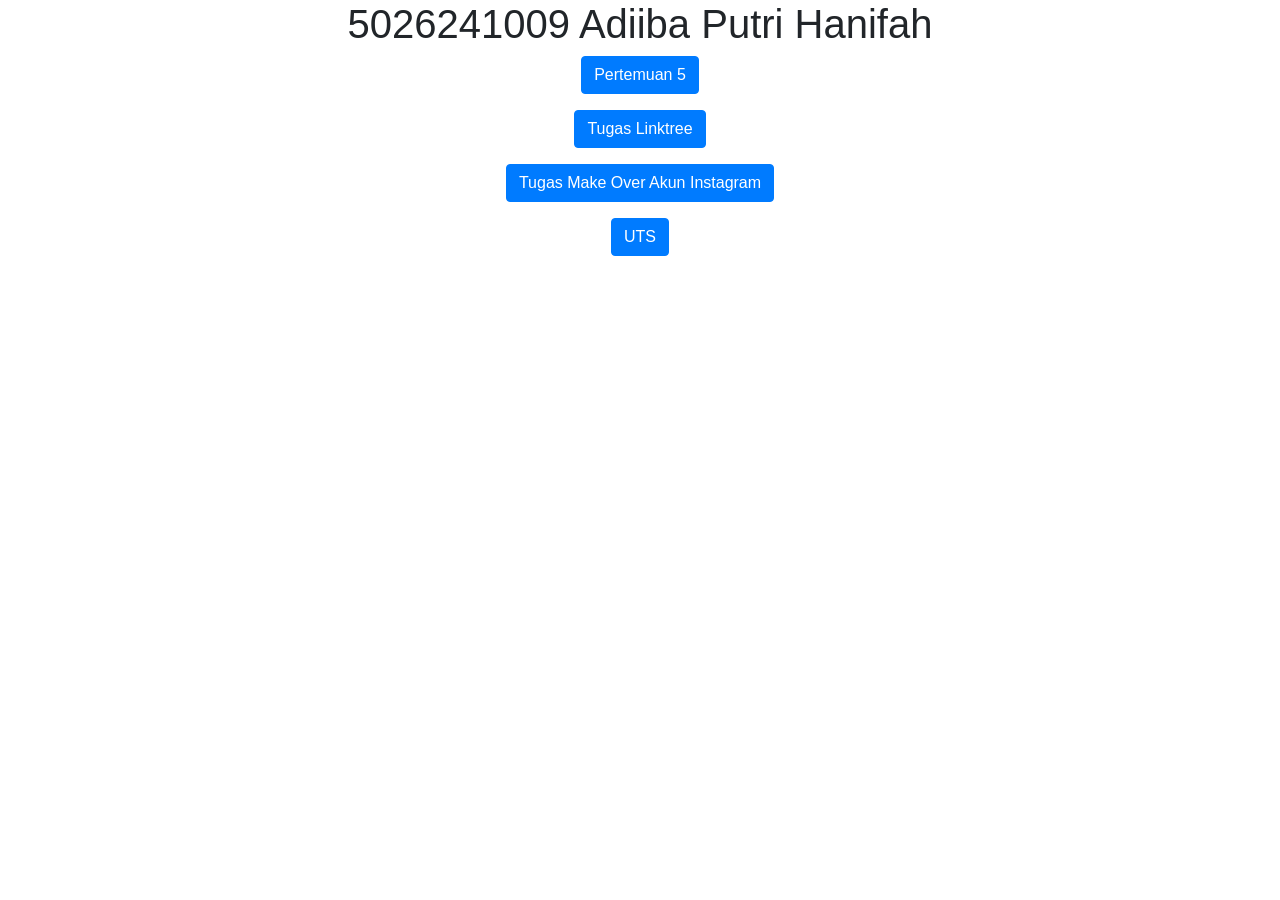
<file: index.html>
<!DOCTYPE html>
<html lang="en">
<head>
    <title>5026241009</title>
    <meta charset="utf-8">
    <meta name="viewport" content="width=device-width, initial-scale=1">
    <link rel="stylesheet" href="https://cdn.jsdelivr.net/npm/bootstrap@4.6.2/dist/css/bootstrap.min.css">
    <script src="https://cdn.jsdelivr.net/npm/jquery@3.7.1/dist/jquery.slim.min.js"></script>
    <script src="https://cdn.jsdelivr.net/npm/popper.js@1.16.1/dist/umd/popper.min.js"></script>
    <script src="https://cdn.jsdelivr.net/npm/bootstrap@4.6.2/dist/js/bootstrap.bundle.min.js"></script>
</head>

<body>

<div class="container">
<center>
    <h1>5026241009 Adiiba Putri Hanifah</h1>
    <p>
    <a href="pertemuan5.html" target="_blank" class="btn btn-primary">
        Pertemuan 5
    </a>
    </p>

    <p>
    <a href="tugaspertemuan5.html" target="_blank" class="btn btn-primary">
        Tugas Linktree
    </a>
    </p>

    <p>
    <a href="tugaspraets.html" target="_blank" class="btn btn-primary">
        Tugas Make Over Akun Instagram
    </a>
    </p>

    <p>
    <a href="startbootstrap-landing-page-gh-pages/5026241009_AdiibPutriHanifah.html" target="_blank" class="btn btn-primary">
        UTS
    </a>
    </p>
</center>
</div>

</body>
</html>
</file>
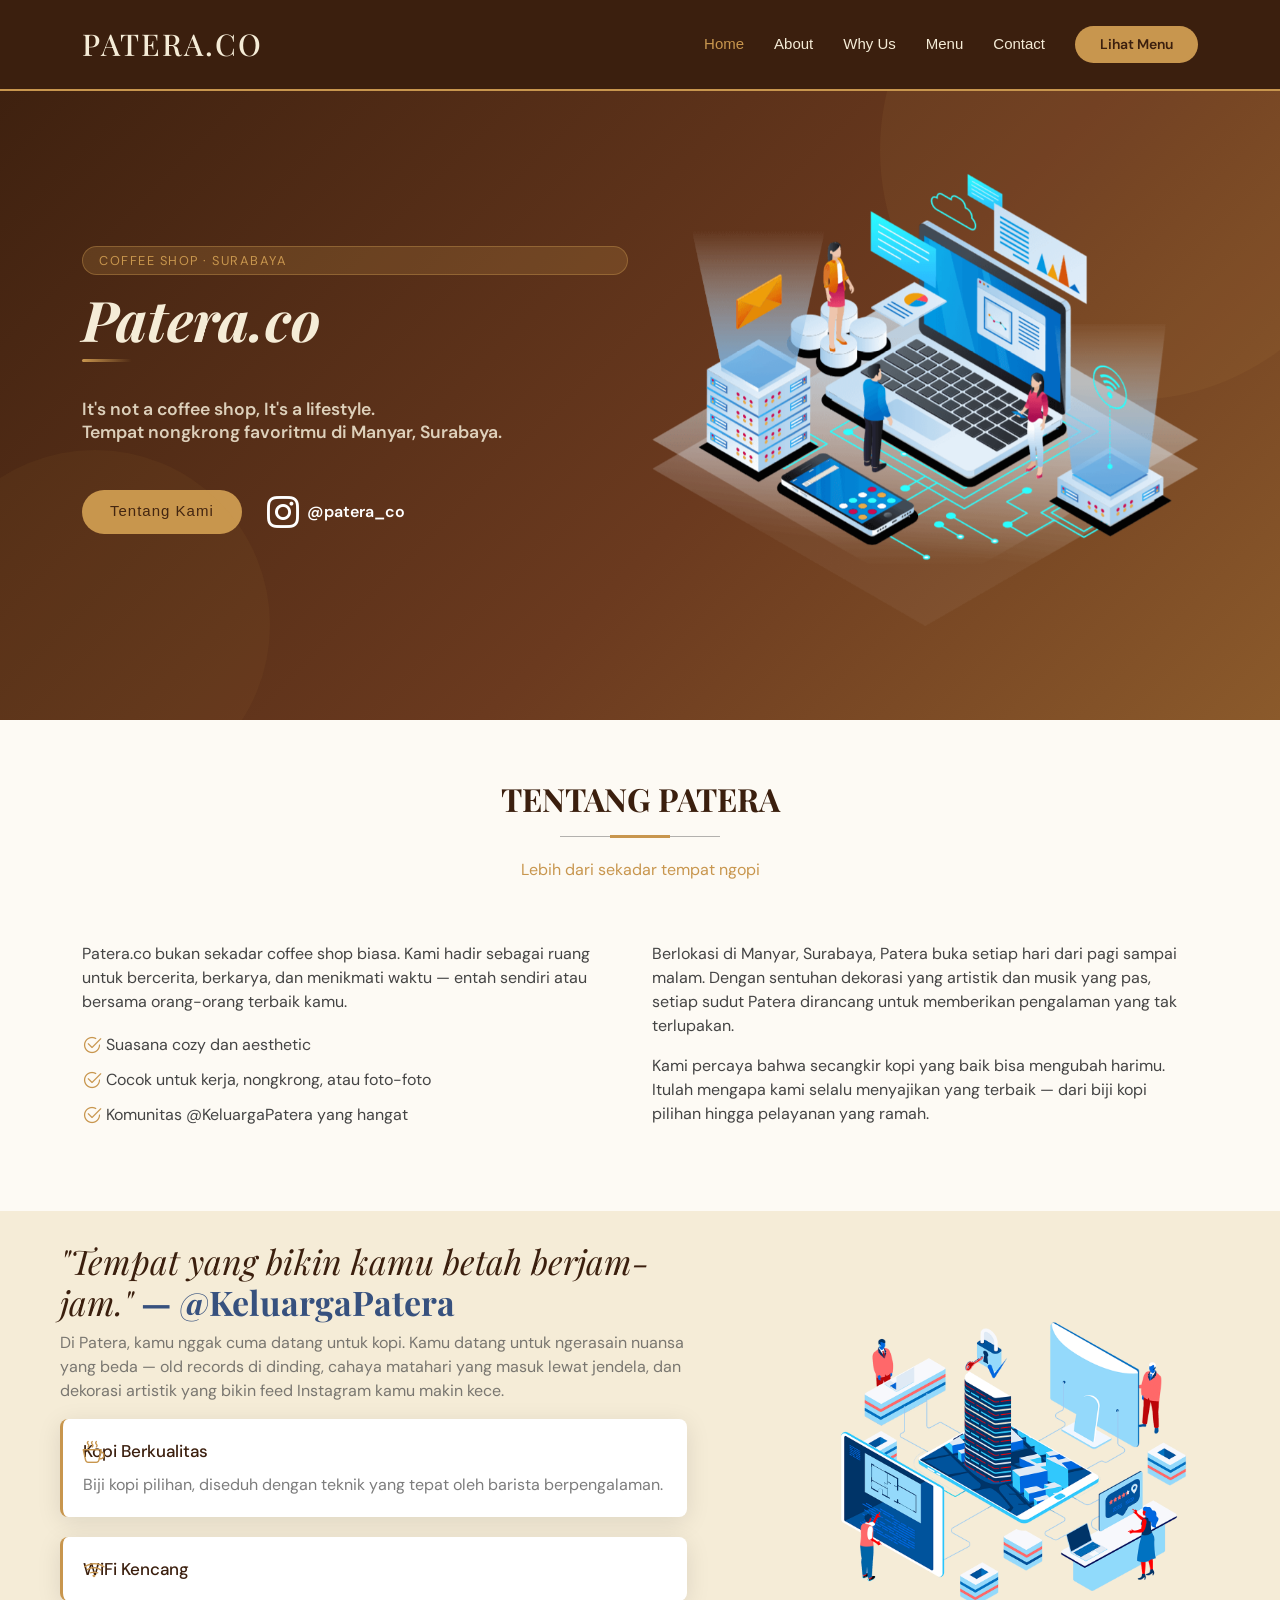
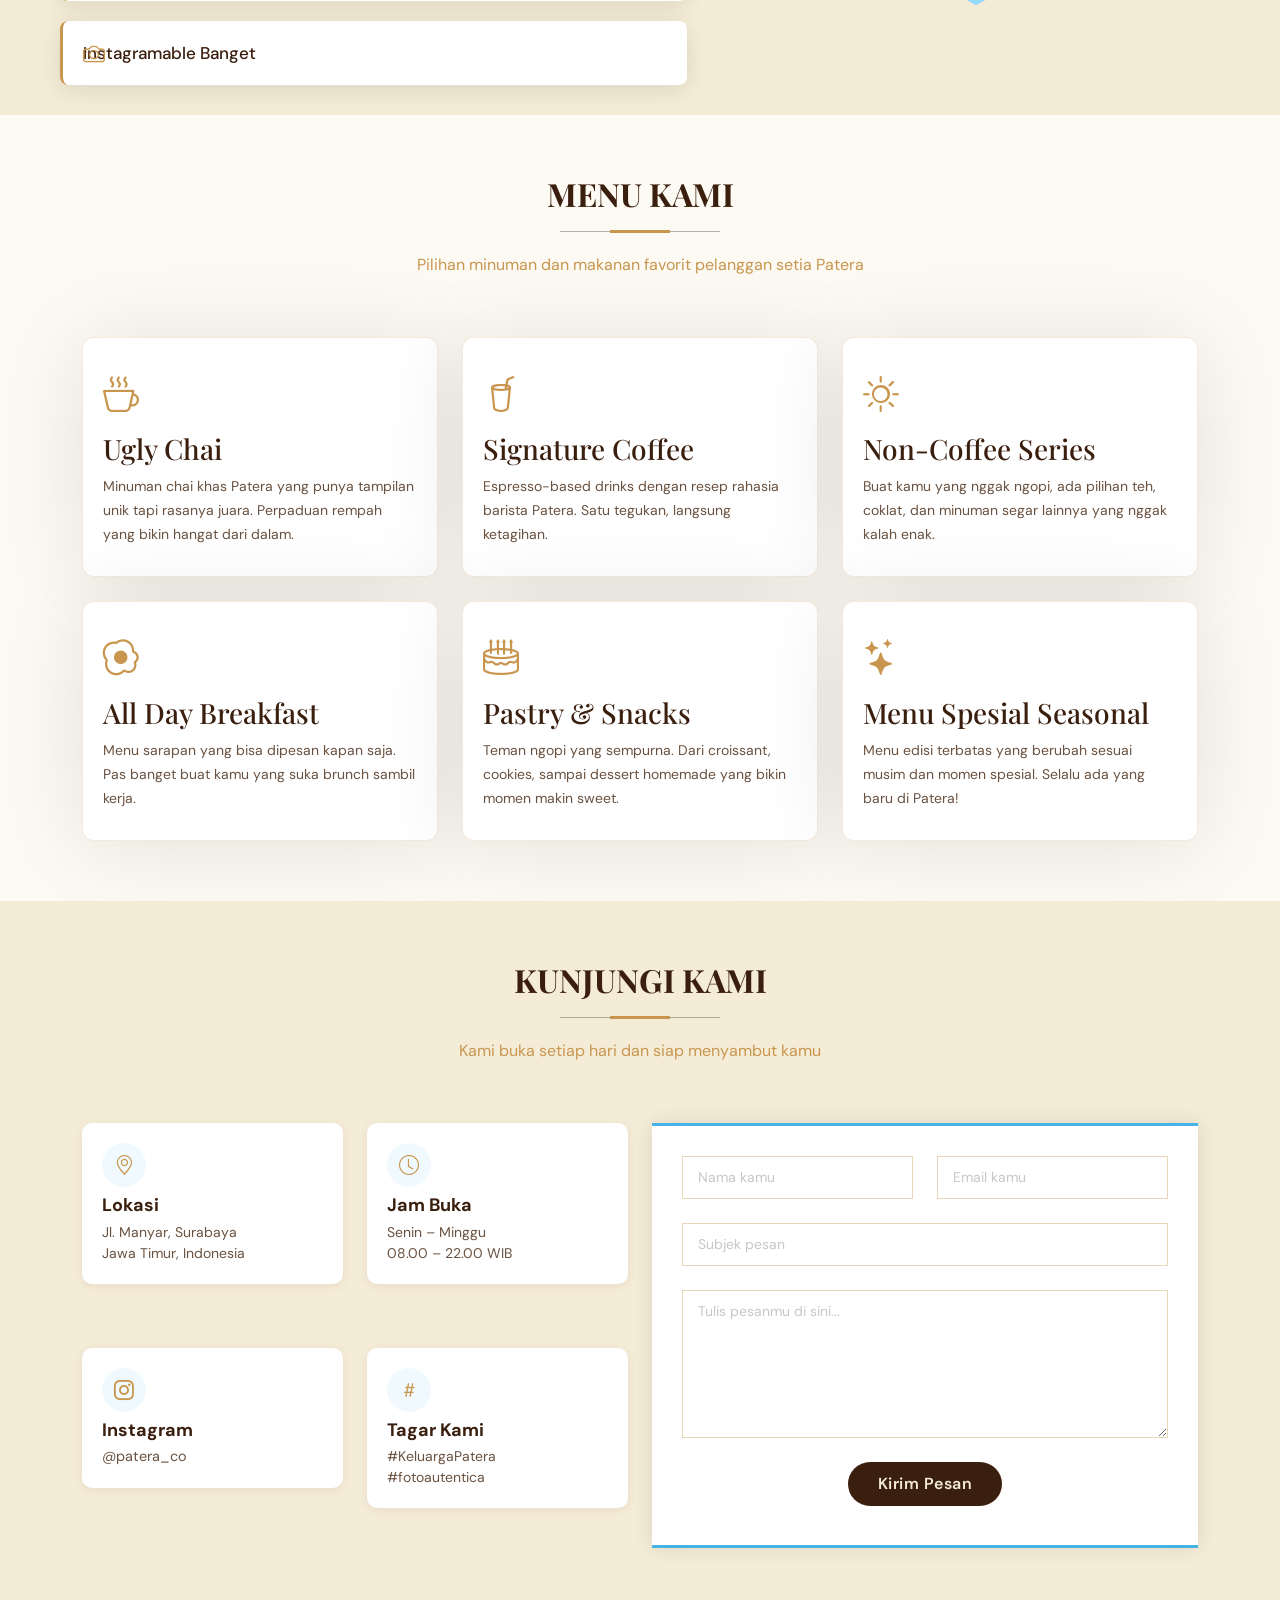
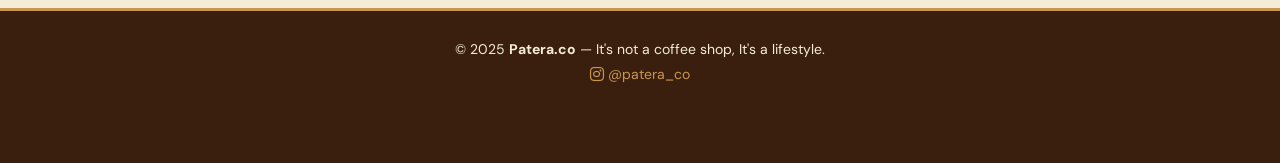
<file: tugaspraets.html>
<!DOCTYPE html>
<html lang="id">

<head>
  <meta charset="utf-8">
  <meta content="width=device-width, initial-scale=1.0" name="viewport">
  <title>Patera.co - It's Not A Coffee Shop, It's A Lifestyle</title>
  <meta name="description" content="Patera.co coffee shop Surabaya">

  <!-- Favicons -->
  <link href="assets/img/favicon.png" rel="icon">
  <link href="assets/img/apple-touch-icon.png" rel="apple-touch-icon">

  <!-- Fonts -->
  <link href="https://fonts.googleapis.com" rel="preconnect">
  <link href="https://fonts.gstatic.com" rel="preconnect" crossorigin>
  <link href="https://fonts.googleapis.com/css2?family=Playfair+Display:ital,wght@0,400;0,600;0,700;1,400;1,600&family=DM+Sans:ital,opsz,wght@0,9..40,300;0,9..40,400;0,9..40,500;0,9..40,600;1,9..40,300;1,9..40,400&display=swap" rel="stylesheet">

  <!-- Vendor CSS Files -->
  <link href="assets/vendor/bootstrap/css/bootstrap.min.css" rel="stylesheet">
  <link href="assets/vendor/bootstrap-icons/bootstrap-icons.css" rel="stylesheet">
  <link href="assets/vendor/aos/aos.css" rel="stylesheet">
  <link href="assets/vendor/glightbox/css/glightbox.min.css" rel="stylesheet">
  <link href="assets/vendor/swiper/swiper-bundle.min.css" rel="stylesheet">

  <!-- Main CSS File -->
  <link href="assets/css/main.css" rel="stylesheet">

  <!-- =======================================
       CUSTOM STYLE PATERA
       Semua perubahan warna & tampilan ada
       di sini. Kita override style template
       asli Arsha dengan warna kopi Patera.
       ======================================= -->
  <style>

    /* ===================================
       PALET WARNA PATERA
       -----------------------------------
       Kita definisikan 5 warna utama dulu
       di :root supaya gampang dipakai ulang
       di mana-mana dalam file ini.
       =================================== */
    :root {
      --coklat-tua  : #3B1F0E;   /* warna paling gelap — navbar, footer */
      --latte       : #C8964E;   /* coklat muda keemasan — tombol, aksen */
      --krem        : #F5ECD7;   /* krem hangat — background selang-seling */
      --putih-gading: #FDFAF4;   /* hampir putih tapi hangat — background utama */
      --teks-coklat : #2C1A0E;   /* warna teks isi */
    }

    /* ===================================
       FONT GLOBAL
       -----------------------------------
       Playfair Display → judul (elegan)
       DM Sans → teks biasa (bersih, modern)
       =================================== */
    body {
      font-family: 'DM Sans', sans-serif;
      background-color: var(--putih-gading);
      color: var(--teks-coklat);
    }

    h1, h2, h3, .sitename {
      font-family: 'Playfair Display', serif;
    }

    /* ===================================
       NAVBAR
       -----------------------------------
       Background jadi coklat tua.
       Logo dan link jadi warna krem.
       =================================== */
    .header {
      background-color: var(--coklat-tua) !important;
      border-bottom: 2px solid var(--latte);
    }

    .header .sitename {
      color: var(--krem) !important;
      font-size: 1.6rem;
      letter-spacing: 1px;
    }

    .navmenu ul li a {
      color: var(--krem) !important;
    }

    .navmenu ul li a:hover,
    .navmenu ul li a.active {
      color: var(--latte) !important;
    }

    /* Tombol "Lihat Menu" di navbar */
    .btn-getstarted {
      background-color: var(--latte) !important;
      color: var(--coklat-tua) !important;
      font-weight: 600;
      border-radius: 25px;
      padding: 8px 22px;
      border: none;
    }

    .btn-getstarted:hover {
      background-color: var(--krem) !important;
      color: var(--coklat-tua) !important;
    }

    /* ===================================
       SECTION 1 — HERO
       -----------------------------------
       Background: gradient coklat tua
       Ada dua lingkaran blur di background
       biar lebih ada kedalamannya
       =================================== */
    .hero.section {
      background: linear-gradient(135deg, #3B1F0E 0%, #6B3A1F 60%, #8B5A2B 100%) !important;
      position: relative;
      overflow: hidden;
    }

    /* Lingkaran blur kanan atas */
    .hero.section::before {
      content: '';
      position: absolute;
      top: -100px;
      right: -100px;
      width: 500px;
      height: 500px;
      border-radius: 50%;
      background: rgba(200, 150, 78, 0.08);
      pointer-events: none;
    }

    /* Lingkaran blur kiri bawah */
    .hero.section::after {
      content: '';
      position: absolute;
      bottom: -80px;
      left: -80px;
      width: 350px;
      height: 350px;
      border-radius: 50%;
      background: rgba(200, 150, 78, 0.06);
      pointer-events: none;
    }

    .hero h1 {
      color: var(--krem) !important;
      font-size: 3.5rem;
      font-style: italic;
    }

    .hero p {
      color: rgba(245, 236, 215, 0.85) !important;
      font-size: 1.1rem;
      margin-top: 1rem;
    }

    /* Badge kecil di atas judul */
    .hero-badge {
      display: inline-block;
      background-color: rgba(200, 150, 78, 0.2);
      color: var(--latte);
      border: 1px solid rgba(200, 150, 78, 0.4);
      border-radius: 20px;
      padding: 4px 16px;
      font-size: 0.8rem;
      letter-spacing: 1.5px;
      text-transform: uppercase;
      margin-bottom: 16px;
      font-family: 'DM Sans', sans-serif;
    }

    /* Garis pendek dekoratif di bawah judul */
    .patera-divider {
      width: 50px;
      height: 3px;
      background: linear-gradient(to right, var(--latte), transparent);
      border-radius: 2px;
      margin: 12px 0 20px 0;
    }

    /* Tombol "Tentang Kami" */
    .btn-get-started {
      background-color: var(--latte) !important;
      color: var(--coklat-tua) !important;
      font-weight: 600;
      border-radius: 25px;
      padding: 10px 28px;
      text-decoration: none;
      transition: all 0.3s ease;
    }

    .btn-get-started:hover {
      background-color: var(--krem);
      transform: translateY(-2px);
    }S
    .btn-watch-video {
      color: var(--krem) !important;
      margin-left: 15px;
      font-weight: 500;
      text-decoration: none;
    }

    .btn-watch-video i {
      margin-right: 6px;
      font-size: 1.3rem;
    }

    /* ===================================
       SECTION 2 — ABOUT
       -----------------------------------
       Background putih gading.
       Ikon centang warna latte.
       =================================== */
    .about.section {
      background-color: var(--putih-gading) !important;
    }

    .section-title h2 {
      color: var(--coklat-tua) !important;
    }

    .section-title h2::after {
      background-color: var(--latte) !important;
    }

    .section-title p {
      color: var(--latte) !important;
    }

    .about .content ul li i {
      color: var(--latte) !important;
    }

    /* ===================================
       SECTION 3 — WHY US
       -----------------------------------
       Background krem hangat.
       Kotak keunggulan: putih + border kiri
       warna latte.
       =================================== */
    .why-us.section,
    .why-us.light-background {
      background-color: var(--krem) !important;
    }

    .why-us h3 span {
      color: var(--coklat-tua) !important;
      font-style: italic;
    }

    .faq-item {
      background-color: white !important;
      border-left: 3px solid var(--latte) !important;
      border-radius: 8px;
      margin-bottom: 10px;
      padding: 12px 16px;
    }

    .faq-item h3 {
      color: var(--coklat-tua) !important;
      font-size: 1rem;
      font-family: 'DM Sans', sans-serif;
      font-weight: 600;
    }

    .faq-item .faq-icon {
      color: var(--latte) !important;
      margin-right: 8px;
    }

    /* ===================================
       SECTION 4 — MENU
       -----------------------------------
       Kartu menu: sudut rounded, shadow
       tipis, hover naik sedikit ke atas.
       Semua warna ikon override ke latte.
       =================================== */
    .services.section {
      background-color: var(--putih-gading) !important;
    }

    .service-item {
      background-color: white !important;
      border: 1px solid rgba(200, 150, 78, 0.2) !important;
      border-radius: 12px !important;
      padding: 30px 20px !important;
      transition: all 0.3s ease;
      box-shadow: 0 2px 15px rgba(59, 31, 14, 0.06);
    }

    .service-item:hover {
      transform: translateY(-5px);
      box-shadow: 0 8px 25px rgba(59, 31, 14, 0.12);
      border-color: var(--latte) !important;
    }

    /* Override semua warna ikon kartu menu */
    .service-item.item-cyan .icon i,
    .service-item.item-orange .icon i,
    .service-item.item-teal .icon i,
    .service-item.item-red .icon i,
    .service-item.item-indigo .icon i,
    .service-item.item-pink .icon i {
      color: var(--latte) !important;
    }

    .service-item h3 {
      color: var(--coklat-tua) !important;
    }

    .service-item p {
      color: #6b5240 !important;
      font-size: 0.9rem;
      line-height: 1.6;
    }

    /* ===================================
       SECTION 5 — CONTACT
       -----------------------------------
       Background krem (sama dengan Why Us
       biar ada pola selang-seling yang enak).
       Kotak info: putih dengan shadow.
       =================================== */
    .contact.section {
      background-color: var(--krem) !important;
    }

    .info-item {
      background-color: white !important;
      border-radius: 10px;
      padding: 20px;
      box-shadow: 0 2px 10px rgba(59, 31, 14, 0.08);
    }

    .info-item i {
      color: var(--latte) !important;
      font-size: 1.5rem;
      margin-bottom: 8px;
      display: block;
    }

    .info-item h3 {
      color: var(--coklat-tua) !important;
      font-size: 1rem;
      font-family: 'DM Sans', sans-serif;
      font-weight: 600;
      margin-bottom: 4px;
    }

    .info-item p,
    .info-item a {
      color: #6b5240 !important;
      font-size: 0.9rem;
      text-decoration: none;
    }

    .info-item a:hover {
      color: var(--latte) !important;
    }

    /* Form input */
    .php-email-form input,
    .php-email-form textarea {
      border: 1px solid rgba(200, 150, 78, 0.4) !important;
      border-radius: 8px;
      background-color: white;
    }

    .php-email-form input:focus,
    .php-email-form textarea:focus {
      border-color: var(--latte) !important;
      box-shadow: 0 0 0 3px rgba(200, 150, 78, 0.15) !important;
    }

    /* Tombol kirim */
    .php-email-form button[type=submit] {
      background-color: var(--coklat-tua) !important;
      color: var(--krem) !important;
      border: none;
      border-radius: 25px;
      padding: 10px 35px;
      font-weight: 600;
      letter-spacing: 0.5px;
      transition: all 0.3s ease;
    }

    .php-email-form button[type=submit]:hover {
      background-color: var(--latte) !important;
      color: var(--coklat-tua) !important;
      transform: translateY(-2px);
    }

    /* ===================================
       FOOTER
       -----------------------------------
       Coklat tua + border atas latte.
       =================================== */
    .footer.dark-background {
      background-color: var(--coklat-tua) !important;
      border-top: 3px solid var(--latte);
    }

    .footer p {
      color: var(--krem) !important;
      margin: 4px 0;
    }

    .footer a {
      color: var(--latte) !important;
      text-decoration: none;
    }

    .footer a:hover {
      color: var(--krem) !important;
    }

    /* Tombol scroll ke atas */
    .scroll-top {
      background-color: var(--latte) !important;
    }

    .scroll-top:hover {
      background-color: var(--coklat-tua) !important;
    }

  </style>

</head>

<body class="index-page">

  <!-- ==============================
       NAVBAR
       ============================== -->
  <header id="header" class="header d-flex align-items-center fixed-top">
    <div class="container-fluid container-xl position-relative d-flex align-items-center">

      <a href="#hero" class="logo d-flex align-items-center me-auto">
        <h1 class="sitename">Patera.co</h1>
      </a>

      <nav id="navmenu" class="navmenu">
        <ul>
          <li><a href="#hero" class="active">Home</a></li>
          <li><a href="#about">About</a></li>
          <li><a href="#why-us">Why Us</a></li>
          <li><a href="#menu">Menu</a></li>
          <li><a href="#contact">Contact</a></li>
        </ul>
        <i class="mobile-nav-toggle d-xl-none bi bi-list"></i>
      </nav>

      <a class="btn-getstarted" href="#menu">Lihat Menu</a>

    </div>
  </header>

  <main class="main">

    <!-- ==============================
         SECTION 1 - HERO
         ============================== -->
    <section id="hero" class="hero section dark-background">
      <div class="container">
        <div class="row gy-4">

          <div class="col-lg-6 order-2 order-lg-1 d-flex flex-column justify-content-center" data-aos="zoom-out">
            <span class="hero-badge">Coffee Shop · Surabaya</span>
            <h1>Patera.co</h1>
            <div class="patera-divider"></div>
            <p>It's not a coffee shop, It's a lifestyle.<br>Tempat nongkrong favoritmu di Manyar, Surabaya.</p>
            <div class="d-flex mt-3">
              <a href="#about" class="btn-get-started">Tentang Kami</a>
              <a href="https://www.instagram.com/patera_co" target="_blank"
                class="btn-watch-video d-flex align-items-center">
                <i class="bi bi-instagram"></i><span>@patera_co</span>
              </a>
            </div>
          </div>

          <div class="col-lg-6 order-1 order-lg-2 hero-img" data-aos="zoom-out" data-aos-delay="200">
            <img src="assets/img/hero-img.png" class="img-fluid animated" alt="Patera.co Coffee Shop">
          </div>

        </div>
      </div>
    </section>

    <!-- ==============================
         SECTION 2 - ABOUT
         ============================== -->
    <section id="about" class="about section">

      <div class="container section-title" data-aos="fade-up">
        <h2>Tentang Patera</h2>
        <p>Lebih dari sekadar tempat ngopi</p>
      </div>

      <div class="container">
        <div class="row gy-4">

          <div class="col-lg-6 content" data-aos="fade-up" data-aos-delay="100">
            <p>Patera.co bukan sekadar coffee shop biasa. Kami hadir sebagai ruang untuk bercerita, berkarya, dan menikmati waktu — entah sendiri atau bersama orang-orang terbaik kamu.</p>
            <ul>
              <li><i class="bi bi-check2-circle"></i> <span>Suasana cozy dan aesthetic</span></li>
              <li><i class="bi bi-check2-circle"></i> <span>Cocok untuk kerja, nongkrong, atau foto-foto</span></li>
              <li><i class="bi bi-check2-circle"></i> <span>Komunitas @KeluargaPatera yang hangat</span></li>
            </ul>
          </div>

          <div class="col-lg-6" data-aos="fade-up" data-aos-delay="200">
            <p>Berlokasi di Manyar, Surabaya, Patera buka setiap hari dari pagi sampai malam. Dengan sentuhan dekorasi yang artistik dan musik yang pas, setiap sudut Patera dirancang untuk memberikan pengalaman yang tak terlupakan.</p>
            <p>Kami percaya bahwa secangkir kopi yang baik bisa mengubah harimu. Itulah mengapa kami selalu menyajikan yang terbaik — dari biji kopi pilihan hingga pelayanan yang ramah.</p>
          </div>

        </div>
      </div>
    </section>

    <!-- ==============================
         SECTION 3 - WHY US
         ============================== -->
    <section id="why-us" class="section why-us light-background">
      <div class="container-fluid">
        <div class="row gy-4">

          <div class="col-lg-7 d-flex flex-column justify-content-center order-2 order-lg-1">
            <div class="content px-xl-5" data-aos="fade-up" data-aos-delay="100">
              <h3><span>"Tempat yang bikin kamu betah berjam-jam."</span><strong> — @KeluargaPatera</strong></h3>
              <p>Di Patera, kamu nggak cuma datang untuk kopi. Kamu datang untuk ngerasain nuansa yang beda — old records di dinding, cahaya matahari yang masuk lewat jendela, dan dekorasi artistik yang bikin feed Instagram kamu makin kece.</p>
              <div class="faq-container">
                <div class="faq-item faq-active">
                  <h3><i class="faq-icon bi bi-cup-hot"></i> Kopi Berkualitas</h3>
                  <div class="faq-content">
                    <p>Biji kopi pilihan, diseduh dengan teknik yang tepat oleh barista berpengalaman.</p>
                  </div>
                </div>
                <div class="faq-item">
                  <h3><i class="faq-icon bi bi-wifi"></i> WiFi Kencang</h3>
                  <div class="faq-content">
                    <p>Cocok buat kamu yang mau kerja atau kuliah dari cafe. Koneksi stabil seharian.</p>
                  </div>
                </div>
                <div class="faq-item">
                  <h3><i class="faq-icon bi bi-camera"></i> Instagramable Banget</h3>
                  <div class="faq-content">
                    <p>Setiap sudut Patera dirancang untuk foto. Dijamin feed kamu makin aesthetic.</p>
                  </div>
                </div>
              </div>
            </div>
          </div>

          <div class="col-lg-5 order-1 order-lg-2 why-us-img">
            <img src="assets/img/why-us.png" class="img-fluid" alt="Suasana Patera.co" data-aos="zoom-in" data-aos-delay="100">
          </div>

        </div>
      </div>
    </section>

    <!-- ==============================
         SECTION 4 - MENU
         ============================== -->
    <section id="menu" class="services section">

      <div class="container section-title" data-aos="fade-up">
        <h2>Menu Kami</h2>
        <p>Pilihan minuman dan makanan favorit pelanggan setia Patera</p>
      </div>

      <div class="container">
        <div class="row gy-4">

          <div class="col-lg-4 col-md-6" data-aos="fade-up" data-aos-delay="100">
            <div class="service-item item-cyan position-relative">
              <div class="icon"><i class="bi bi-cup-hot"></i></div>
              <h3>Ugly Chai</h3>
              <p>Minuman chai khas Patera yang punya tampilan unik tapi rasanya juara. Perpaduan rempah yang bikin hangat dari dalam.</p>
            </div>
          </div>

          <div class="col-lg-4 col-md-6" data-aos="fade-up" data-aos-delay="200">
            <div class="service-item item-orange position-relative">
              <div class="icon"><i class="bi bi-cup-straw"></i></div>
              <h3>Signature Coffee</h3>
              <p>Espresso-based drinks dengan resep rahasia barista Patera. Satu tegukan, langsung ketagihan.</p>
            </div>
          </div>

          <div class="col-lg-4 col-md-6" data-aos="fade-up" data-aos-delay="300">
            <div class="service-item item-teal position-relative">
              <div class="icon"><i class="bi bi-brightness-high"></i></div>
              <h3>Non-Coffee Series</h3>
              <p>Buat kamu yang nggak ngopi, ada pilihan teh, coklat, dan minuman segar lainnya yang nggak kalah enak.</p>
            </div>
          </div>

          <div class="col-lg-4 col-md-6" data-aos="fade-up" data-aos-delay="400">
            <div class="service-item item-red position-relative">
              <div class="icon"><i class="bi bi-egg-fried"></i></div>
              <h3>All Day Breakfast</h3>
              <p>Menu sarapan yang bisa dipesan kapan saja. Pas banget buat kamu yang suka brunch sambil kerja.</p>
            </div>
          </div>

          <div class="col-lg-4 col-md-6" data-aos="fade-up" data-aos-delay="500">
            <div class="service-item item-indigo position-relative">
              <div class="icon"><i class="bi bi-cake2"></i></div>
              <h3>Pastry & Snacks</h3>
              <p>Teman ngopi yang sempurna. Dari croissant, cookies, sampai dessert homemade yang bikin momen makin sweet.</p>
            </div>
          </div>

          <div class="col-lg-4 col-md-6" data-aos="fade-up" data-aos-delay="600">
            <div class="service-item item-pink position-relative">
              <div class="icon"><i class="bi bi-stars"></i></div>
              <h3>Menu Spesial Seasonal</h3>
              <p>Menu edisi terbatas yang berubah sesuai musim dan momen spesial. Selalu ada yang baru di Patera!</p>
            </div>
          </div>

        </div>
      </div>
    </section>

    <!-- ==============================
         SECTION 5 - CONTACT
         ============================== -->
    <section id="contact" class="contact section">

      <div class="container section-title" data-aos="fade-up">
        <h2>Kunjungi Kami</h2>
        <p>Kami buka setiap hari dan siap menyambut kamu</p>
      </div>

      <div class="container" data-aos="fade-up" data-aos-delay="100">
        <div class="row gy-4">

          <div class="col-lg-6">
            <div class="row gy-4">

              <div class="col-md-6">
                <div class="info-item" data-aos="fade" data-aos-delay="200">
                  <i class="bi bi-geo-alt"></i>
                  <h3>Lokasi</h3>
                  <p>Jl. Manyar, Surabaya</p>
                  <p>Jawa Timur, Indonesia</p>
                </div>
              </div>

              <div class="col-md-6">
                <div class="info-item" data-aos="fade" data-aos-delay="300">
                  <i class="bi bi-clock"></i>
                  <h3>Jam Buka</h3>
                  <p>Senin – Minggu</p>
                  <p>08.00 – 22.00 WIB</p>
                </div>
              </div>

              <div class="col-md-6">
                <div class="info-item" data-aos="fade" data-aos-delay="400">
                  <i class="bi bi-instagram"></i>
                  <h3>Instagram</h3>
                  <p><a href="https://www.instagram.com/patera_co" target="_blank">@patera_co</a></p>
                </div>
              </div>

              <div class="col-md-6">
                <div class="info-item" data-aos="fade" data-aos-delay="500">
                  <i class="bi bi-hash"></i>
                  <h3>Tagar Kami</h3>
                  <p>#KeluargaPatera</p>
                  <p>#fotoautentica</p>
                </div>
              </div>

            </div>
          </div>

          <div class="col-lg-6">
            <form action="" method="post" class="php-email-form" data-aos="fade-up" data-aos-delay="200">
              <div class="row gy-4">
                <div class="col-md-6">
                  <input type="text" name="name" class="form-control" placeholder="Nama kamu" required>
                </div>
                <div class="col-md-6">
                  <input type="email" class="form-control" name="email" placeholder="Email kamu" required>
                </div>
                <div class="col-12">
                  <input type="text" class="form-control" name="subject" placeholder="Subjek pesan">
                </div>
                <div class="col-12">
                  <textarea class="form-control" name="message" rows="6" placeholder="Tulis pesanmu di sini..."></textarea>
                </div>
                <div class="col-12 text-center">
                  <button type="submit">Kirim Pesan</button>
                </div>
              </div>
            </form>
          </div>

        </div>
      </div>
    </section>

  </main>

  <!-- Footer -->
  <footer id="footer" class="footer dark-background">
    <div class="container text-center py-4">
      <p>© 2025 <strong>Patera.co</strong> — It's not a coffee shop, It's a lifestyle.</p>
      <p>
        <a href="https://www.instagram.com/patera_co" target="_blank">
          <i class="bi bi-instagram"></i> @patera_co
        </a>
      </p>
    </div>
  </footer>

  <a href="#" id="scroll-top" class="scroll-top d-flex align-items-center justify-content-center">
    <i class="bi bi-arrow-up-short"></i>
  </a>

  <div id="preloader"></div>

  <script src="assets/vendor/bootstrap/js/bootstrap.bundle.min.js"></script>
  <script src="assets/vendor/php-email-form/validate.js"></script>
  <script src="assets/vendor/aos/aos.js"></script>
  <script src="assets/vendor/glightbox/js/glightbox.min.js"></script>
  <script src="assets/vendor/swiper/swiper-bundle.min.js"></script>
  <script src="assets/vendor/waypoints/noframework.waypoints.js"></script>
  <script src="assets/vendor/imagesloaded/imagesloaded.pkgd.min.js"></script>
  <script src="assets/vendor/isotope-layout/isotope.pkgd.min.js"></script>
  <script src="assets/js/main.js"></script>

</body>

</html>
</file>
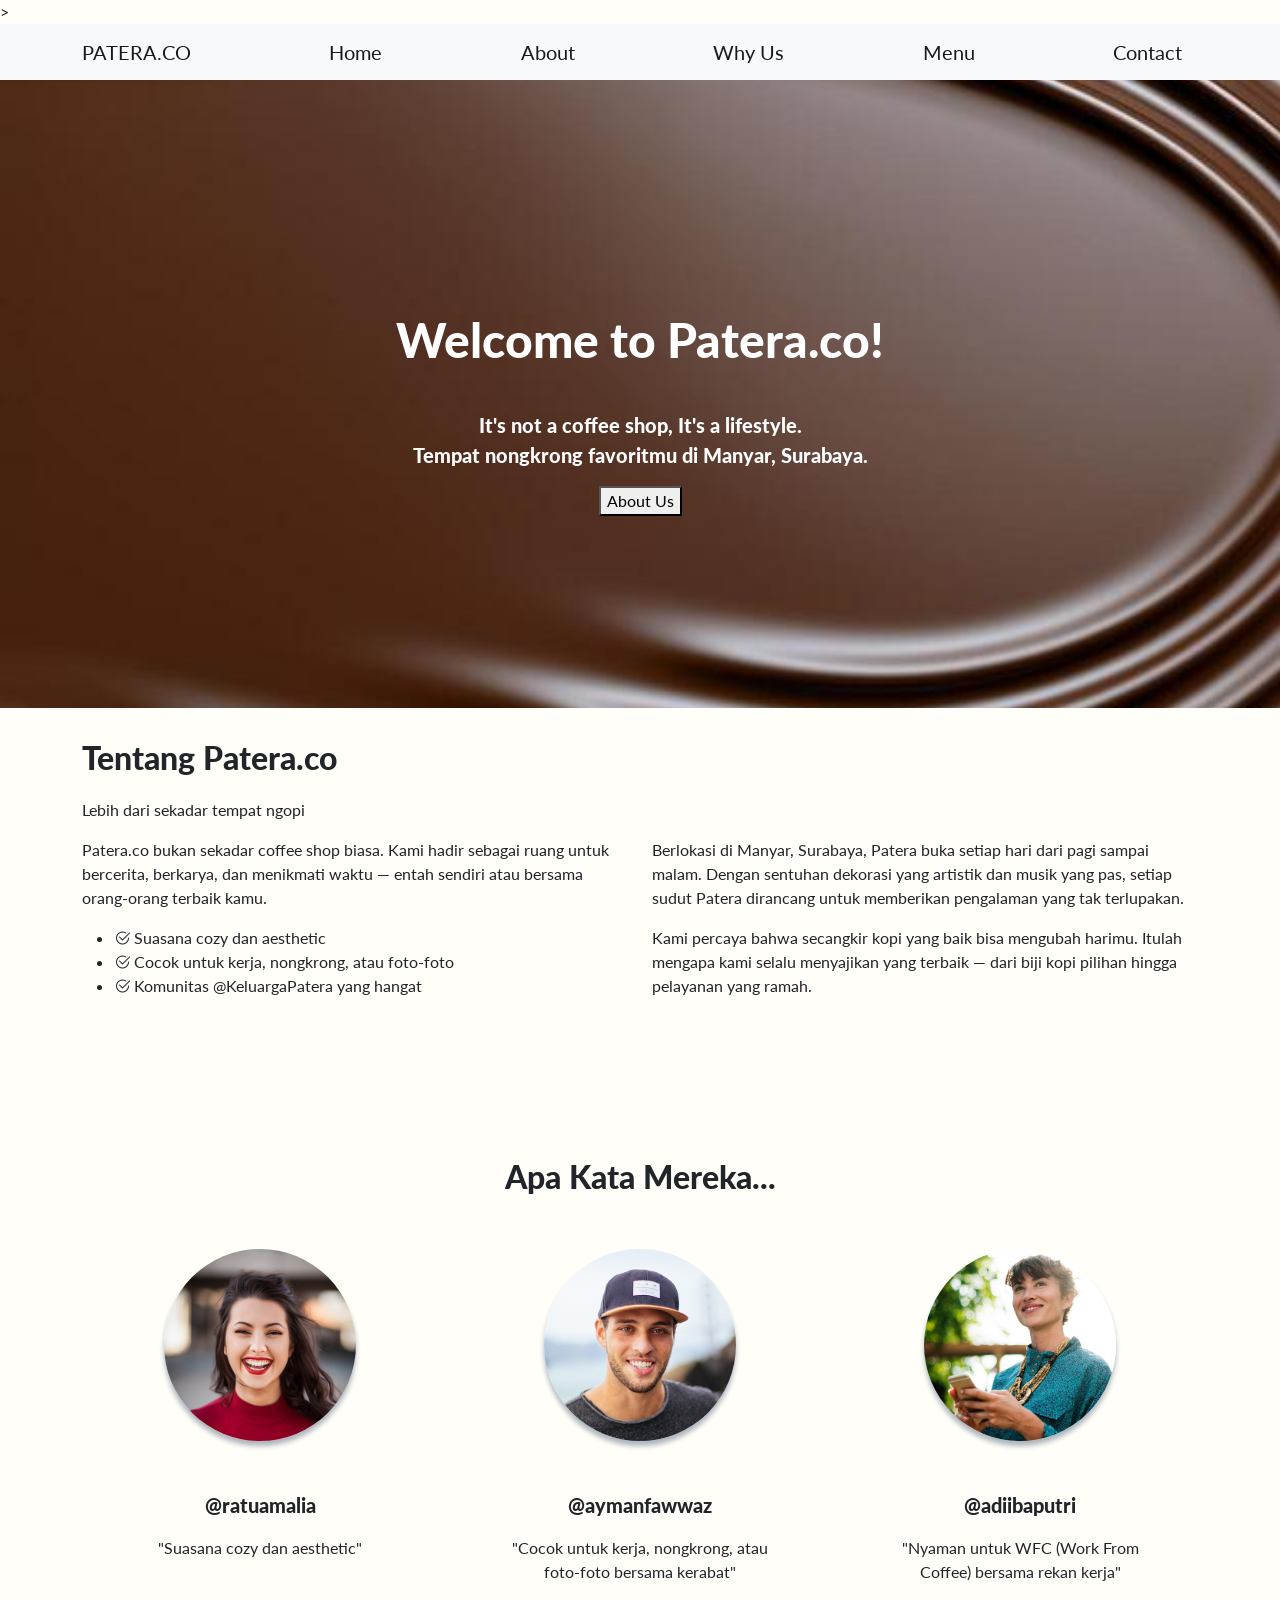
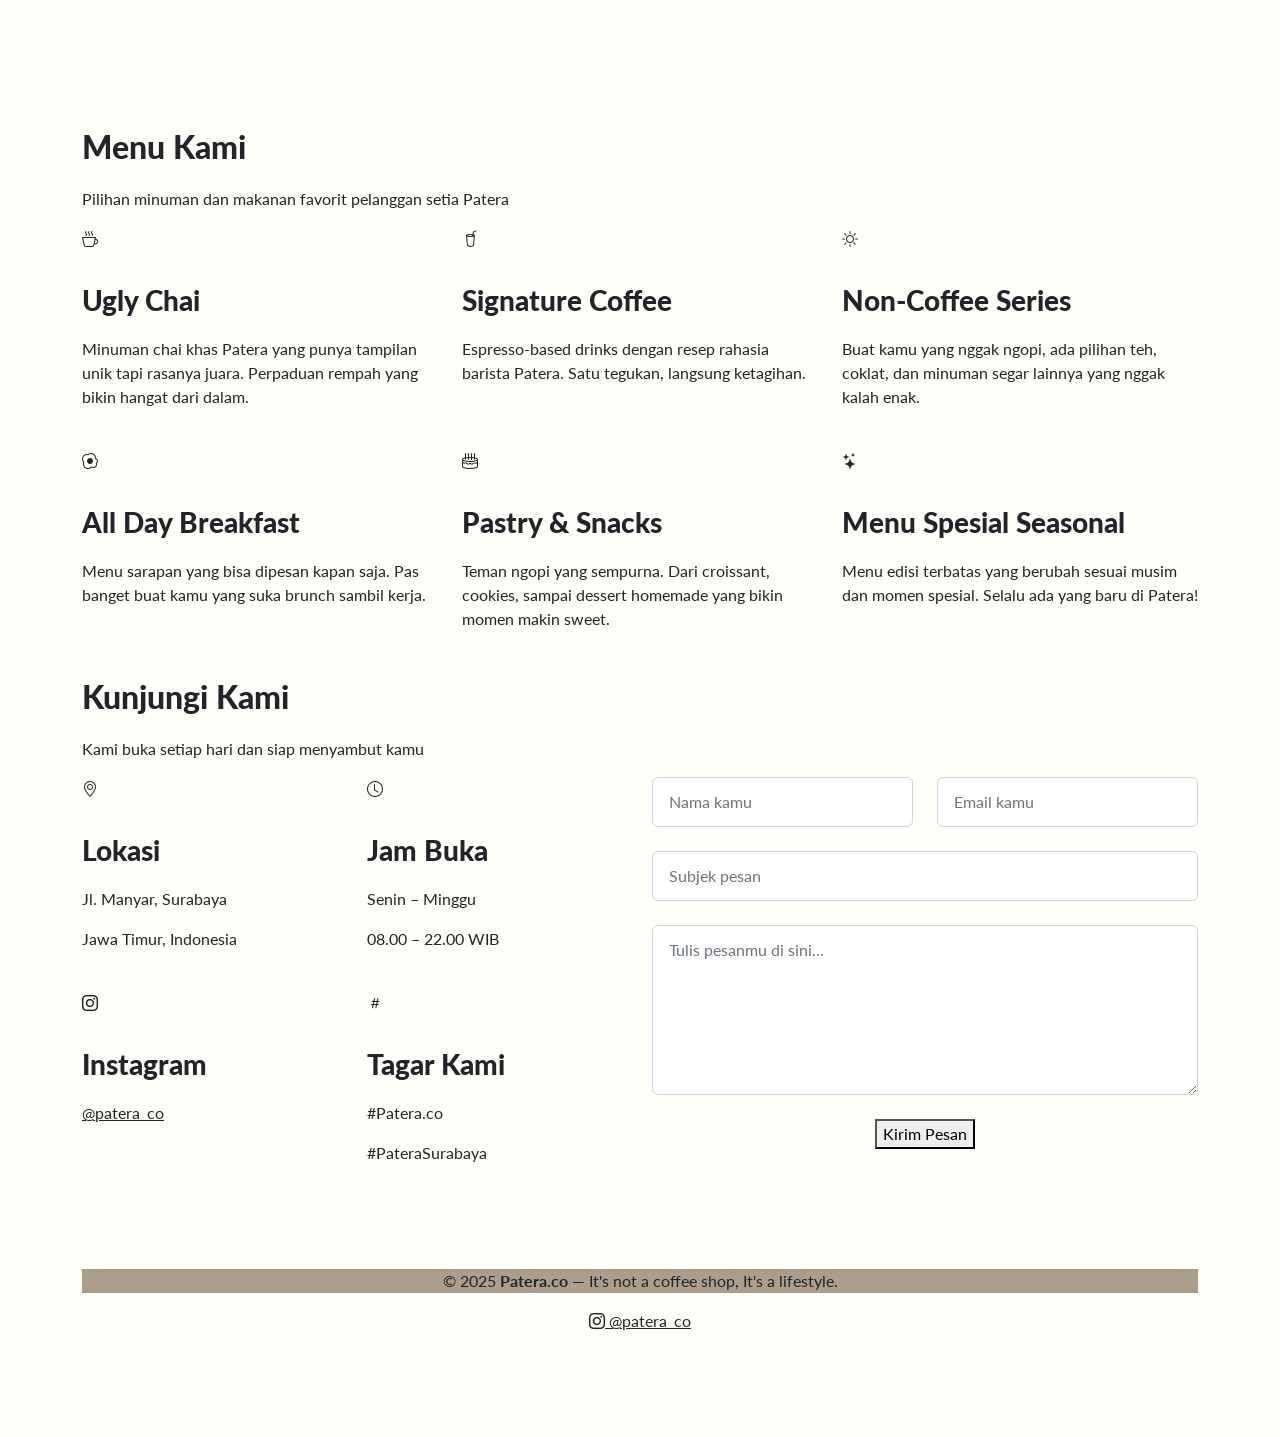
<file: startbootstrap-landing-page-gh-pages/5026241009_AdiibPutriHanifah.html>
<!DOCTYPE html>
<html lang="en">
    <head>
        <meta charset="utf-8" />
        <meta name="viewport" content="width=device-width, initial-scale=1, shrink-to-fit=no" />
        <meta name="description" content="" />
        <meta name="author" content="" />
        <title>Patera-Surabaya</title>
        <!-- Favicon-->
        <link rel="icon" type="image/x-icon" href="assets/logo-patera" />
        <!-- Bootstrap icons-->
        <link href="https://cdn.jsdelivr.net/npm/bootstrap-icons@1.5.0/font/bootstrap-icons.css" rel="stylesheet" type="text/css" />
        <!-- Google fonts-->
        <link href="https://fonts.googleapis.com/css?family=Lato:300,400,700,300italic,400italic,700italic" rel="stylesheet" type="text/css" />
        <!-- Core theme CSS (includes Bootstrap)-->
        <link href="css/styles.css" rel="stylesheet" />
    
    </head>
    <body style="background-color: #fffef8;"></body>>




        <!-- Navigation Bar-->
        <nav class="navbar navbar-light bg-light static-top">
            
            <div class="container">
                <a class="navbar-brand" href="#!">PATERA.CO</a>

                <a class="navbar-brand" href="#!">Home</a>
                <a class="navbar-brand" href="#!">About</a>
                <a class="navbar-brand" href="#!">Why Us</a>
                <a class="navbar-brand" href="#!">Menu</a>
                <a class="navbar-brand" href="#!">Contact</a>

            </div>
        </nav>




        <!-- Header-->
        <header class="masthead">
            <div class="container position-relative">
                <div class="row justify-content-center">
                    <div class="col-xl-6">
                        <div class="text-center text-white">
                            <!-- Page heading-->
                            <h1 class="mb-6">Welcome to Patera.co!</h1>
                            <h5>It's not a coffee shop, It's a lifestyle.<br>
                                Tempat nongkrong favoritmu di Manyar, Surabaya.</h5>
                            <button>About Us</button>
                                </div>
        </header>




        <!-- About Us-->
        <section id="about" class="about section">
            <div class="container section-title" data-aos="fade-up">
            <h2>Tentang Patera.co</h2>
            
            <p>Lebih dari sekadar tempat ngopi</p>
            </div>

            <div class="container">
            <div class="row gy-4">

            <div class="col-lg-6 content" data-aos="fade-up" data-aos-delay="100">
            <p>Patera.co bukan sekadar coffee shop biasa. Kami hadir sebagai ruang untuk bercerita, berkarya, dan menikmati waktu — entah sendiri atau bersama orang-orang terbaik kamu.</p>
            <ul>
            <li><i class="bi bi-check2-circle"></i> <span>Suasana cozy dan aesthetic</span></li>
            <li><i class="bi bi-check2-circle"></i> <span>Cocok untuk kerja, nongkrong, atau foto-foto</span></li>
            <li><i class="bi bi-check2-circle"></i> <span>Komunitas @KeluargaPatera yang hangat</span></li>
            </ul>
            </div>

            <div class="col-lg-6" data-aos="fade-up" data-aos-delay="200">
            <p>Berlokasi di Manyar, Surabaya, Patera buka setiap hari dari pagi sampai malam. Dengan sentuhan dekorasi yang artistik dan musik yang pas, setiap sudut Patera dirancang untuk memberikan pengalaman yang tak terlupakan.</p>
            <p>Kami percaya bahwa secangkir kopi yang baik bisa mengubah harimu. Itulah mengapa kami selalu menyajikan yang terbaik — dari biji kopi pilihan hingga pelayanan yang ramah.</p>
            </div>

        </div>
        </div>
        </section>




        <!-- Testimonials-->
        <section class="testimonials text-center">
            <div class="container">
                <h2 class="mb-5">Apa Kata Mereka...</h2>
                <div class="row">
                    <div class="col-lg-4">
                        <div class="testimonial-item mx-auto mb-5 mb-lg-0">
                            <img class="img-fluid rounded-circle mb-3" src="assets/img/testimonials-1.jpg" alt="..." />
                            <h5>@ratuamalia</h5>
                            <p class="font-weight-light mb-0">"Suasana cozy dan aesthetic"</p>
                        </div>
                    </div>
                    <div class="col-lg-4">
                        <div class="testimonial-item mx-auto mb-5 mb-lg-0">
                            <img class="img-fluid rounded-circle mb-3" src="assets/img/testimonials-2.jpg" alt="..." />
                            <h5>@aymanfawwaz</h5>
                            <p class="font-weight-light mb-0">"Cocok untuk kerja, nongkrong, atau foto-foto bersama kerabat"</p>
                        </div>
                    </div>
                    <div class="col-lg-4">
                        <div class="testimonial-item mx-auto mb-5 mb-lg-0">
                            <img class="img-fluid rounded-circle mb-3" src="assets/img/testimonials-3.jpg" alt="..." />
                            <h5>@adiibaputri</h5>
                            <p class="font-weight-light mb-0">"Nyaman untuk WFC (Work From Coffee) bersama rekan kerja"</p>
                        </div>
                    </div>
                </div>
            </div>
        </section>




        <!-- Our Best Seller Menu-->
    <section id="menu" class="services section">

    <div class="container section-title" data-aos="fade-up">
        <h2>Menu Kami</h2>
        <p>Pilihan minuman dan makanan favorit pelanggan setia Patera</p>
    </div>

    <div class="container">
        <div class="row gy-4">

            <div class="col-lg-4 col-md-6" data-aos="fade-up" data-aos-delay="100">
            <div class="service-item item-cyan position-relative">
            <div class="icon"><i class="bi bi-cup-hot"></i></div>
            <h3>Ugly Chai</h3>
            <p>Minuman chai khas Patera yang punya tampilan unik tapi rasanya juara. Perpaduan rempah yang bikin hangat dari dalam.</p>
            </div>
            </div>

            <div class="col-lg-4 col-md-6" data-aos="fade-up" data-aos-delay="200">
            <div class="service-item item-orange position-relative">
                <div class="icon"><i class="bi bi-cup-straw"></i></div>
                <h3>Signature Coffee</h3>
                <p>Espresso-based drinks dengan resep rahasia barista Patera. Satu tegukan, langsung ketagihan.</p>
            </div>
            </div>

            <div class="col-lg-4 col-md-6" data-aos="fade-up" data-aos-delay="300">
            <div class="service-item item-teal position-relative">
            <div class="icon"><i class="bi bi-brightness-high"></i></div>
            <h3>Non-Coffee Series</h3>
            <p>Buat kamu yang nggak ngopi, ada pilihan teh, coklat, dan minuman segar lainnya yang nggak kalah enak.</p>
            </div>
            </div>

            <div class="col-lg-4 col-md-6" data-aos="fade-up" data-aos-delay="400">
            <div class="service-item item-red position-relative">
                <div class="icon"><i class="bi bi-egg-fried"></i></div>
                <h3>All Day Breakfast</h3>
                <p>Menu sarapan yang bisa dipesan kapan saja. Pas banget buat kamu yang suka brunch sambil kerja.</p>
            </div>
            </div>

            <div class="col-lg-4 col-md-6" data-aos="fade-up" data-aos-delay="500">
            <div class="service-item item-indigo position-relative">
                <div class="icon"><i class="bi bi-cake2"></i></div>
                <h3>Pastry & Snacks</h3>
                <p>Teman ngopi yang sempurna. Dari croissant, cookies, sampai dessert homemade yang bikin momen makin sweet.</p>
            </div>
            </div>

            <div class="col-lg-4 col-md-6" data-aos="fade-up" data-aos-delay="600">
            <div class="service-item item-pink position-relative">
            <div class="icon"><i class="bi bi-stars"></i></div>
            <h3>Menu Spesial Seasonal</h3>
            <p>Menu edisi terbatas yang berubah sesuai musim dan momen spesial. Selalu ada yang baru di Patera!</p>
            </div>
            </div>

        </div>
        </div>
    </section>




        <!-- Open Hours-->
<section id="contact" class="contact section">

    <div class="container section-title" data-aos="fade-up">
        <h2>Kunjungi Kami</h2>
        <p>Kami buka setiap hari dan siap menyambut kamu</p>
    </div>

    <div class="container" data-aos="fade-up" data-aos-delay="100">
        <div class="row gy-4">

    <div class="col-lg-6">
            <div class="row gy-4">

    <div class="col-md-6">
            <div class="info-item" data-aos="fade" data-aos-delay="200">
            <i class="bi bi-geo-alt"></i>
            <h3>Lokasi</h3>
            <p>Jl. Manyar, Surabaya</p>
            <p>Jawa Timur, Indonesia</p>
            </div>
            </div>

    <div class="col-md-6">
            <div class="info-item" data-aos="fade" data-aos-delay="300">
            <i class="bi bi-clock"></i>
            <h3>Jam Buka</h3>
            <p>Senin – Minggu</p>
            <p>08.00 – 22.00 WIB</p>
                </div>
            </div>

            <div class="col-md-6">
            <div class="info-item" data-aos="fade" data-aos-delay="400">
            <i class="bi bi-instagram"></i>
            <h3>Instagram</h3>
            <p><a href="https://www.instagram.com/patera_co" target="_blank">@patera_co</a></p>
            </div>
            </div>

            <div class="col-md-6">
            <div class="info-item" data-aos="fade" data-aos-delay="500">
            <i class="bi bi-hash"></i>
            <h3>Tagar Kami</h3>
            <p>#Patera.co</p>
            <p>#PateraSurabaya</p>
            </div>
            </div>

        </div>
        </div>
        <div class="col-lg-6">
        <form action="" method="post" class="php-email-form" data-aos="fade-up" data-aos-delay="200">
        <div class="row gy-4">
        <div class="col-md-6">
        <input type="text" name="name" class="form-control" placeholder="Nama kamu" required>
        </div>
        <div class="col-md-6">
        <input type="email" class="form-control" name="email" placeholder="Email kamu" required>
        </div>
        <div class="col-12">
        <input type="text" class="form-control" name="subject" placeholder="Subjek pesan">
        </div>
        <div class="col-12">
        <textarea class="form-control" name="message" rows="6" placeholder="Tulis pesanmu di sini..."></textarea>
        </div>
        <div class="col-12 text-center">
        <button type="submit">Kirim Pesan</button>
        </div>
        </div>
        </form>
        </div>

        </div>
    </div>
    </section>



        <!-- Footer-->
        <footer id="footer" class="footer dark-background">
    <div class="container text-center py-4">
    <p style="background-color:rgba(70, 36, 1, 0.44);">© 2025 <strong>Patera.co</strong> — It's not a coffee shop, It's a lifestyle.</p>
    <p>
        <a href="https://www.instagram.com/patera_co" target="_blank">
    <i class="bi bi-instagram"></i> @patera_co
        </a>
    </p>
    </div>
    </footer>


        
        <!-- Bootstrap core JS-->
        <script src="https://cdn.jsdelivr.net/npm/bootstrap@5.2.3/dist/js/bootstrap.bundle.min.js"></script>
        <!-- Core theme JS-->
        <script src="js/scripts.js"></script>
        <!-- * * * * * * * * * * * * * * * * * * * * * * * * * * * * * * * * * * * * * * * *-->
        <!-- * *                               SB Forms JS                               * *-->
        <!-- * * Activate your form at https://startbootstrap.com/solution/contact-forms * *-->
        <!-- * * * * * * * * * * * * * * * * * * * * * * * * * * * * * * * * * * * * * * * *-->
        <script src="https://cdn.startbootstrap.com/sb-forms-latest.js"></script>
    </body>
</html>
</file>
<file: assets/css/main.css>
/**
* Template Name: Arsha
* Template URL: https://bootstrapmade.com/arsha-free-bootstrap-html-template-corporate/
* Updated: Feb 22 2025 with Bootstrap v5.3.3
* Author: BootstrapMade.com
* License: https://bootstrapmade.com/license/
*/

/*--------------------------------------------------------------
# Font & Color Variables
# Help: https://bootstrapmade.com/color-system/
--------------------------------------------------------------*/
/* Fonts */
:root {
  --default-font: "Open Sans",  system-ui, -apple-system, "Segoe UI", Roboto, "Helvetica Neue", Arial, "Noto Sans", "Liberation Sans", sans-serif, "Apple Color Emoji", "Segoe UI Emoji", "Segoe UI Symbol", "Noto Color Emoji";
  --heading-font: "Jost",  sans-serif;
  --nav-font: "Poppins",  sans-serif;
}

/* Global Colors - The following color variables are used throughout the website. Updating them here will change the color scheme of the entire website */
:root { 
  --background-color: #ffffff; /* Background color for the entire website, including individual sections */
  --default-color: #444444; /* Default color used for the majority of the text content across the entire website */
  --heading-color: #37517e; /* Color for headings, subheadings and title throughout the website */
  --accent-color: #47b2e4; /* Accent color that represents your brand on the website. It's used for buttons, links, and other elements that need to stand out */
  --surface-color: #ffffff; /* The surface color is used as a background of boxed elements within sections, such as cards, icon boxes, or other elements that require a visual separation from the global background. */
  --contrast-color: #ffffff; /* Contrast color for text, ensuring readability against backgrounds of accent, heading, or default colors. */
}

/* Nav Menu Colors - The following color variables are used specifically for the navigation menu. They are separate from the global colors to allow for more customization options */
:root {
  --nav-color: #ffffff;  /* The default color of the main navmenu links */
  --nav-hover-color: #47b2e4; /* Applied to main navmenu links when they are hovered over or active */
  --nav-mobile-background-color: #ffffff; /* Used as the background color for mobile navigation menu */
  --nav-dropdown-background-color: #ffffff; /* Used as the background color for dropdown items that appear when hovering over primary navigation items */
  --nav-dropdown-color: #444444; /* Used for navigation links of the dropdown items in the navigation menu. */
  --nav-dropdown-hover-color: #47b2e4; /* Similar to --nav-hover-color, this color is applied to dropdown navigation links when they are hovered over. */
}

/* Color Presets - These classes override global colors when applied to any section or element, providing reuse of the sam color scheme. */

.light-background {
  --background-color: #f5f6f8;
  --surface-color: #ffffff;
}

.dark-background {
  --background-color: #37517e;
  --default-color: #ffffff;
  --heading-color: #ffffff;
  --surface-color: #4668a2;
  --contrast-color: #ffffff;
}

/* Smooth scroll */
:root {
  scroll-behavior: smooth;
}

/*--------------------------------------------------------------
# General Styling & Shared Classes
--------------------------------------------------------------*/
body {
  color: var(--default-color);
  background-color: var(--background-color);
  font-family: var(--default-font);
}

a {
  color: var(--accent-color);
  text-decoration: none;
  transition: 0.3s;
}

a:hover {
  color: color-mix(in srgb, var(--accent-color), transparent 25%);
  text-decoration: none;
}

h1,
h2,
h3,
h4,
h5,
h6 {
  color: var(--heading-color);
  font-family: var(--heading-font);
}

/* PHP Email Form Messages
------------------------------*/
.php-email-form .error-message {
  display: none;
  background: #df1529;
  color: #ffffff;
  text-align: left;
  padding: 15px;
  margin-bottom: 24px;
  font-weight: 600;
}

.php-email-form .sent-message {
  display: none;
  color: #ffffff;
  background: #059652;
  text-align: center;
  padding: 15px;
  margin-bottom: 24px;
  font-weight: 600;
}

.php-email-form .loading {
  display: none;
  background: var(--surface-color);
  text-align: center;
  padding: 15px;
  margin-bottom: 24px;
}

.php-email-form .loading:before {
  content: "";
  display: inline-block;
  border-radius: 50%;
  width: 24px;
  height: 24px;
  margin: 0 10px -6px 0;
  border: 3px solid var(--accent-color);
  border-top-color: var(--surface-color);
  animation: php-email-form-loading 1s linear infinite;
}

@keyframes php-email-form-loading {
  0% {
    transform: rotate(0deg);
  }

  100% {
    transform: rotate(360deg);
  }
}

/*--------------------------------------------------------------
# Global Header
--------------------------------------------------------------*/
.header {
  --background-color: #3d4d6a;
  --heading-color: #ffffff;
  color: var(--default-color);
  background-color: var(--background-color);
  padding: 15px 0;
  transition: all 0.5s;
  z-index: 997;
}

.header .logo {
  line-height: 1;
}

.header .logo img {
  max-height: 36px;
  margin-right: 8px;
}

.header .logo h1 {
  font-size: 30px;
  margin: 0;
  font-weight: 500;
  color: var(--heading-color);
  letter-spacing: 2px;
  text-transform: uppercase;
}

.header .btn-getstarted,
.header .btn-getstarted:focus {
  color: var(--contrast-color);
  background: var(--accent-color);
  font-size: 14px;
  padding: 8px 25px;
  margin: 0 0 0 30px;
  border-radius: 50px;
  transition: 0.3s;
}

.header .btn-getstarted:hover,
.header .btn-getstarted:focus:hover {
  color: var(--contrast-color);
  background: color-mix(in srgb, var(--accent-color), transparent 15%);
}

@media (max-width: 1200px) {
  .header .logo {
    order: 1;
  }

  .header .btn-getstarted {
    order: 2;
    margin: 0 15px 0 0;
    padding: 6px 15px;
  }

  .header .navmenu {
    order: 3;
  }
}

/* Index Page Header
------------------------------*/
.index-page .header {
  --background-color: rgba(255, 255, 255, 0);
  --heading-color: #ffffff;
  --nav-color: #ffffff;
}

/* Index Page Header on Scroll
------------------------------*/
.index-page.scrolled .header {
  --background-color: rgba(40, 58, 90, 0.9);
}

/*--------------------------------------------------------------
# Navigation Menu
--------------------------------------------------------------*/
/* Desktop Navigation */
@media (min-width: 1200px) {
  .navmenu {
    padding: 0;
  }

  .navmenu ul {
    margin: 0;
    padding: 0;
    display: flex;
    list-style: none;
    align-items: center;
  }

  .navmenu li {
    position: relative;
  }

  .navmenu a,
  .navmenu a:focus {
    color: var(--nav-color);
    padding: 18px 15px;
    font-size: 15px;
    font-family: var(--nav-font);
    font-weight: 400;
    display: flex;
    align-items: center;
    justify-content: space-between;
    white-space: nowrap;
    transition: 0.3s;
  }

  .navmenu a i,
  .navmenu a:focus i {
    font-size: 12px;
    line-height: 0;
    margin-left: 5px;
    transition: 0.3s;
  }

  .navmenu li:last-child a {
    padding-right: 0;
  }

  .navmenu li:hover>a,
  .navmenu .active,
  .navmenu .active:focus {
    color: var(--nav-hover-color);
  }

  .navmenu .dropdown ul {
    margin: 0;
    padding: 10px 0;
    background: var(--nav-dropdown-background-color);
    display: block;
    position: absolute;
    visibility: hidden;
    left: 14px;
    top: 130%;
    opacity: 0;
    transition: 0.3s;
    border-radius: 4px;
    z-index: 99;
    box-shadow: 0px 0px 30px rgba(0, 0, 0, 0.1);
  }

  .navmenu .dropdown ul li {
    min-width: 200px;
  }

  .navmenu .dropdown ul a {
    padding: 10px 20px;
    font-size: 15px;
    text-transform: none;
    color: var(--nav-dropdown-color);
  }

  .navmenu .dropdown ul a i {
    font-size: 12px;
  }

  .navmenu .dropdown ul a:hover,
  .navmenu .dropdown ul .active:hover,
  .navmenu .dropdown ul li:hover>a {
    color: var(--nav-dropdown-hover-color);
  }

  .navmenu .dropdown:hover>ul {
    opacity: 1;
    top: 100%;
    visibility: visible;
  }

  .navmenu .dropdown .dropdown ul {
    top: 0;
    left: -90%;
    visibility: hidden;
  }

  .navmenu .dropdown .dropdown:hover>ul {
    opacity: 1;
    top: 0;
    left: -100%;
    visibility: visible;
  }

  .navmenu .megamenu {
    position: static;
  }

  .navmenu .megamenu ul {
    margin: 0;
    padding: 10px;
    background: var(--nav-dropdown-background-color);
    box-shadow: 0px 0px 20px rgba(0, 0, 0, 0.1);
    position: absolute;
    top: 130%;
    left: 0;
    right: 0;
    visibility: hidden;
    opacity: 0;
    display: flex;
    transition: 0.3s;
    border-radius: 4px;
    z-index: 99;
  }

  .navmenu .megamenu ul li {
    flex: 1;
  }

  .navmenu .megamenu ul li a,
  .navmenu .megamenu ul li:hover>a {
    padding: 10px 20px;
    font-size: 15px;
    color: var(--nav-dropdown-color);
  }

  .navmenu .megamenu ul li a:hover,
  .navmenu .megamenu ul li .active,
  .navmenu .megamenu ul li .active:hover {
    color: var(--nav-dropdown-hover-color);
  }

  .navmenu .megamenu:hover>ul {
    opacity: 1;
    top: 100%;
    visibility: visible;
  }

  .navmenu .dd-box-shadow {
    box-shadow: 0px 0px 30px rgba(0, 0, 0, 0.1);
  }
}

/* Mobile Navigation */
@media (max-width: 1199px) {
  .mobile-nav-toggle {
    color: var(--nav-color);
    font-size: 28px;
    line-height: 0;
    margin-right: 10px;
    cursor: pointer;
    transition: color 0.3s;
  }

  .navmenu {
    padding: 0;
    z-index: 9997;
  }

  .navmenu ul {
    display: none;
    list-style: none;
    position: absolute;
    inset: 60px 20px 20px 20px;
    padding: 10px 0;
    margin: 0;
    border-radius: 6px;
    background-color: var(--nav-mobile-background-color);
    overflow-y: auto;
    transition: 0.3s;
    z-index: 9998;
    box-shadow: 0px 0px 30px rgba(0, 0, 0, 0.1);
  }

  .navmenu a,
  .navmenu a:focus {
    color: var(--nav-dropdown-color);
    padding: 10px 20px;
    font-family: var(--nav-font);
    font-size: 17px;
    font-weight: 500;
    display: flex;
    align-items: center;
    justify-content: space-between;
    white-space: nowrap;
    transition: 0.3s;
  }

  .navmenu a i,
  .navmenu a:focus i {
    font-size: 12px;
    line-height: 0;
    margin-left: 5px;
    width: 30px;
    height: 30px;
    display: flex;
    align-items: center;
    justify-content: center;
    border-radius: 50%;
    transition: 0.3s;
    background-color: color-mix(in srgb, var(--accent-color), transparent 90%);
  }

  .navmenu a i:hover,
  .navmenu a:focus i:hover {
    background-color: var(--accent-color);
    color: var(--contrast-color);
  }

  .navmenu a:hover,
  .navmenu .active,
  .navmenu .active:focus {
    color: var(--nav-dropdown-hover-color);
  }

  .navmenu .active i,
  .navmenu .active:focus i {
    background-color: var(--accent-color);
    color: var(--contrast-color);
    transform: rotate(180deg);
  }

  .navmenu .dropdown ul {
    position: static;
    display: none;
    z-index: 99;
    padding: 10px 0;
    margin: 10px 20px;
    background-color: var(--nav-dropdown-background-color);
    border: 1px solid color-mix(in srgb, var(--default-color), transparent 90%);
    box-shadow: none;
    transition: all 0.5s ease-in-out;
  }

  .navmenu .dropdown ul ul {
    background-color: rgba(33, 37, 41, 0.1);
  }

  .navmenu .dropdown>.dropdown-active {
    display: block;
    background-color: rgba(33, 37, 41, 0.03);
  }

  .mobile-nav-active {
    overflow: hidden;
  }

  .mobile-nav-active .mobile-nav-toggle {
    color: #fff;
    position: absolute;
    font-size: 32px;
    top: 15px;
    right: 15px;
    margin-right: 0;
    z-index: 9999;
  }

  .mobile-nav-active .navmenu {
    position: fixed;
    overflow: hidden;
    inset: 0;
    background: rgba(33, 37, 41, 0.8);
    transition: 0.3s;
  }

  .mobile-nav-active .navmenu>ul {
    display: block;
  }
}

/*--------------------------------------------------------------
# Global Footer
--------------------------------------------------------------*/
.footer {
  color: var(--default-color);
  background-color: var(--background-color);
  font-size: 14px;
  padding-bottom: 50px;
  position: relative;
}

.footer .footer-newsletter {
  background-color: color-mix(in srgb, var(--heading-color), transparent 95%);
  padding: 50px 0;
}

.footer .footer-newsletter h4 {
  font-size: 24px;
}

.footer .footer-newsletter .newsletter-form {
  margin-top: 30px;
  margin-bottom: 15px;
  padding: 6px 8px;
  position: relative;
  background-color: color-mix(in srgb, var(--background-color), transparent 50%);
  border: 1px solid color-mix(in srgb, var(--default-color), transparent 90%);
  box-shadow: 0px 2px 25px rgba(0, 0, 0, 0.1);
  display: flex;
  transition: 0.3s;
  border-radius: 50px;
}

.footer .footer-newsletter .newsletter-form:focus-within {
  border-color: var(--accent-color);
}

.footer .footer-newsletter .newsletter-form input[type=email] {
  border: 0;
  padding: 4px;
  width: 100%;
  background-color: color-mix(in srgb, var(--background-color), transparent 50%);
  color: var(--default-color);
}

.footer .footer-newsletter .newsletter-form input[type=email]:focus-visible {
  outline: none;
}

.footer .footer-newsletter .newsletter-form input[type=submit] {
  border: 0;
  font-size: 16px;
  padding: 0 20px;
  margin: -7px -8px -7px 0;
  background: var(--accent-color);
  color: var(--contrast-color);
  transition: 0.3s;
  border-radius: 50px;
}

.footer .footer-newsletter .newsletter-form input[type=submit]:hover {
  background: color-mix(in srgb, var(--accent-color), transparent 20%);
}

.footer .footer-top {
  padding-top: 50px;
}

.footer .social-links a {
  display: flex;
  align-items: center;
  justify-content: center;
  width: 40px;
  height: 40px;
  border-radius: 50%;
  border: 1px solid color-mix(in srgb, var(--default-color), transparent 50%);
  font-size: 16px;
  color: color-mix(in srgb, var(--default-color), transparent 20%);
  margin-right: 10px;
  transition: 0.3s;
}

.footer .social-links a:hover {
  color: var(--accent-color);
  border-color: var(--accent-color);
}

.footer h4 {
  font-size: 16px;
  font-weight: bold;
  position: relative;
  padding-bottom: 12px;
}

.footer .footer-links {
  margin-bottom: 30px;
}

.footer .footer-links ul {
  list-style: none;
  padding: 0;
  margin: 0;
}

.footer .footer-links ul i {
  margin-right: 3px;
  font-size: 12px;
  line-height: 0;
  color: var(--accent-color);
}

.footer .footer-links ul li {
  padding: 10px 0;
  display: flex;
  align-items: center;
}

.footer .footer-links ul li:first-child {
  padding-top: 0;
}

.footer .footer-links ul a {
  display: inline-block;
  color: color-mix(in srgb, var(--default-color), transparent 20%);
  line-height: 1;
}

.footer .footer-links ul a:hover {
  color: var(--accent-color);
}

.footer .footer-about a {
  color: var(--heading-color);
  font-size: 28px;
  font-weight: 600;
  text-transform: uppercase;
  font-family: var(--heading-font);
}

.footer .footer-contact p {
  margin-bottom: 5px;
}

.footer .copyright {
  padding-top: 25px;
  padding-bottom: 25px;
  border-top: 1px solid color-mix(in srgb, var(--default-color), transparent 90%);
}

.footer .copyright p {
  margin-bottom: 0;
}

.footer .credits {
  margin-top: 6px;
  font-size: 13px;
}

/*--------------------------------------------------------------
# Preloader
--------------------------------------------------------------*/
#preloader {
  position: fixed;
  inset: 0;
  z-index: 999999;
  overflow: hidden;
  background: var(--background-color);
  transition: all 0.6s ease-out;
}

#preloader:before {
  content: "";
  position: fixed;
  top: calc(50% - 30px);
  left: calc(50% - 30px);
  border: 6px solid #ffffff;
  border-color: var(--accent-color) transparent var(--accent-color) transparent;
  border-radius: 50%;
  width: 60px;
  height: 60px;
  animation: animate-preloader 1.5s linear infinite;
}

@keyframes animate-preloader {
  0% {
    transform: rotate(0deg);
  }

  100% {
    transform: rotate(360deg);
  }
}

/*--------------------------------------------------------------
# Scroll Top Button
--------------------------------------------------------------*/
.scroll-top {
  position: fixed;
  visibility: hidden;
  opacity: 0;
  right: 15px;
  bottom: -15px;
  z-index: 99999;
  background-color: var(--accent-color);
  width: 44px;
  height: 44px;
  border-radius: 50px;
  transition: all 0.4s;
}

.scroll-top i {
  font-size: 24px;
  color: var(--contrast-color);
  line-height: 0;
}

.scroll-top:hover {
  background-color: color-mix(in srgb, var(--accent-color), transparent 20%);
  color: var(--contrast-color);
}

.scroll-top.active {
  visibility: visible;
  opacity: 1;
  bottom: 15px;
}

/*--------------------------------------------------------------
# Disable aos animation delay on mobile devices
--------------------------------------------------------------*/
@media screen and (max-width: 768px) {
  [data-aos-delay] {
    transition-delay: 0 !important;
  }
}

/*--------------------------------------------------------------
# Global Page Titles & Breadcrumbs
--------------------------------------------------------------*/
.page-title {
  --background-color: color-mix(in srgb, var(--default-color), transparent 96%);
  color: var(--default-color);
  background-color: var(--background-color);
  padding: 20px 0;
  position: relative;
}

.page-title h1 {
  font-size: 28px;
  font-weight: 700;
  margin: 0;
}

.page-title .breadcrumbs ol {
  display: flex;
  flex-wrap: wrap;
  list-style: none;
  padding: 0 0 10px 0;
  margin: 0;
  font-size: 14px;
}

.page-title .breadcrumbs ol li+li {
  padding-left: 10px;
}

.page-title .breadcrumbs ol li+li::before {
  content: "/";
  display: inline-block;
  padding-right: 10px;
  color: color-mix(in srgb, var(--default-color), transparent 70%);
}

/*--------------------------------------------------------------
# Global Sections
--------------------------------------------------------------*/
section,
.section {
  color: var(--default-color);
  background-color: var(--background-color);
  padding: 60px 0;
  scroll-margin-top: 88px;
  overflow: clip;
}

@media (max-width: 1199px) {

  section,
  .section {
    scroll-margin-top: 66px;
  }
}

/*--------------------------------------------------------------
# Global Section Titles
--------------------------------------------------------------*/
.section-title {
  text-align: center;
  padding-bottom: 60px;
  position: relative;
}

.section-title h2 {
  font-size: 32px;
  font-weight: 700;
  margin-bottom: 20px;
  padding-bottom: 20px;
  text-transform: uppercase;
  position: relative;
}

.section-title h2:before {
  content: "";
  position: absolute;
  display: block;
  width: 160px;
  height: 1px;
  background: color-mix(in srgb, var(--default-color), transparent 60%);
  left: 0;
  right: 0;
  bottom: 1px;
  margin: auto;
}

.section-title h2::after {
  content: "";
  position: absolute;
  display: block;
  width: 60px;
  height: 3px;
  background: var(--accent-color);
  left: 0;
  right: 0;
  bottom: 0;
  margin: auto;
}

.section-title p {
  margin-bottom: 0;
}

/*--------------------------------------------------------------
# Hero Section
--------------------------------------------------------------*/
.hero {
  width: 100%;
  min-height: 80vh;
  position: relative;
  padding: 120px 0 60px 0;
  display: flex;
  align-items: center;
}

.hero h1 {
  margin: 0;
  font-size: 48px;
  font-weight: 700;
  line-height: 56px;
}

.hero p {
  color: color-mix(in srgb, var(--default-color), transparent 30%);
  margin: 5px 0 30px 0;
  font-size: 22px;
  line-height: 1.3;
  font-weight: 600;
}

.hero .btn-get-started {
  color: var(--contrast-color);
  background: var(--accent-color);
  font-family: var(--heading-font);
  font-weight: 500;
  font-size: 15px;
  letter-spacing: 1px;
  display: inline-block;
  padding: 10px 28px 12px 28px;
  border-radius: 50px;
  transition: 0.5s;
}

.hero .btn-get-started:hover {
  color: var(--contrast-color);
  background: color-mix(in srgb, var(--accent-color), transparent 15%);
}

.hero .btn-watch-video {
  font-size: 16px;
  transition: 0.5s;
  margin-left: 25px;
  color: var(--default-color);
  font-weight: 600;
}

.hero .btn-watch-video i {
  color: var(--contrast-color);
  font-size: 32px;
  transition: 0.3s;
  line-height: 0;
  margin-right: 8px;
}

.hero .btn-watch-video:hover {
  color: var(--accent-color);
}

.hero .btn-watch-video:hover i {
  color: color-mix(in srgb, var(--accent-color), transparent 15%);
}

.hero .animated {
  animation: up-down 2s ease-in-out infinite alternate-reverse both;
}

@media (max-width: 640px) {
  .hero h1 {
    font-size: 28px;
    line-height: 36px;
  }

  .hero p {
    font-size: 18px;
    line-height: 24px;
    margin-bottom: 30px;
  }

  .hero .btn-get-started,
  .hero .btn-watch-video {
    font-size: 13px;
  }
}

@keyframes up-down {
  0% {
    transform: translateY(10px);
  }

  100% {
    transform: translateY(-10px);
  }
}

/*--------------------------------------------------------------
# Clients Section
--------------------------------------------------------------*/
.clients {
  padding: 12px 0;
}

.clients .swiper {
  padding: 10px 0;
}

.clients .swiper-wrapper {
  height: auto;
}

.clients .swiper-slide img {
  transition: 0.3s;
  padding: 0 10px;
}

.clients .swiper-slide img:hover {
  transform: scale(1.1);
}

/*--------------------------------------------------------------
# About Section
--------------------------------------------------------------*/
.about ul {
  list-style: none;
  padding: 0;
}

.about ul li {
  padding-bottom: 5px;
  display: flex;
  align-items: center;
}

.about ul i {
  font-size: 20px;
  padding-right: 4px;
  color: var(--accent-color);
}

.about .read-more {
  color: var(--accent-color);
  font-family: var(--heading-font);
  font-weight: 500;
  font-size: 16px;
  letter-spacing: 1px;
  padding: 8px 28px;
  border-radius: 5px;
  transition: 0.3s;
  display: inline-flex;
  align-items: center;
  justify-content: center;
  border: 2px solid var(--accent-color);
}

.about .read-more i {
  font-size: 18px;
  margin-left: 5px;
  line-height: 0;
  transition: 0.3s;
}

.about .read-more:hover {
  background: var(--accent-color);
  color: var(--contrast-color);
}

.about .read-more:hover i {
  transform: translate(5px, 0);
}

/*--------------------------------------------------------------
# Why Us Section
--------------------------------------------------------------*/
.why-us {
  padding: 30px 0;
}

.why-us .content h3 {
  font-weight: 400;
  font-size: 34px;
}

.why-us .content p {
  color: color-mix(in srgb, var(--default-color), transparent 30%);
}

.why-us .faq-container .faq-item {
  background-color: var(--surface-color);
  position: relative;
  padding: 20px;
  margin-bottom: 20px;
  box-shadow: 0px 5px 25px 0px rgba(0, 0, 0, 0.1);
  overflow: hidden;
}

.why-us .faq-container .faq-item:last-child {
  margin-bottom: 0;
}

.why-us .faq-container .faq-item h3 {
  font-weight: 500;
  font-size: 17px;
  line-height: 24px;
  margin: 0 30px 0 0;
  transition: 0.3s;
  cursor: pointer;
}

.why-us .faq-container .faq-item h3 span {
  color: var(--accent-color);
  padding-right: 5px;
  font-weight: 600;
}

.why-us .faq-container .faq-item h3:hover {
  color: var(--accent-color);
}

.why-us .faq-container .faq-item .faq-content {
  display: grid;
  grid-template-rows: 0fr;
  transition: 0.3s ease-in-out;
  visibility: hidden;
  opacity: 0;
}

.why-us .faq-container .faq-item .faq-content p {
  margin-bottom: 0;
  overflow: hidden;
}

.why-us .faq-container .faq-item .faq-icon {
  position: absolute;
  top: 22px;
  left: 20px;
  font-size: 22px;
  line-height: 0;
  transition: 0.3s;
  color: var(--accent-color);
}

.why-us .faq-container .faq-item .faq-toggle {
  position: absolute;
  top: 20px;
  right: 20px;
  font-size: 16px;
  line-height: 0;
  transition: 0.3s;
  cursor: pointer;
}

.why-us .faq-container .faq-item .faq-toggle:hover {
  color: var(--accent-color);
}

.why-us .faq-container .faq-active h3 {
  color: var(--accent-color);
}

.why-us .faq-container .faq-active .faq-content {
  grid-template-rows: 1fr;
  visibility: visible;
  opacity: 1;
  padding-top: 10px;
}

.why-us .faq-container .faq-active .faq-toggle {
  transform: rotate(90deg);
  color: var(--accent-color);
}

.why-us .why-us-img {
  display: flex;
  align-items: center;
  justify-content: center;
}

.why-us .why-us-img img {
  max-height: 70%;
}

/*--------------------------------------------------------------
# Skills Section
--------------------------------------------------------------*/
.skills .content h3 {
  font-size: 2rem;
  font-weight: 700;
}

.skills .content p {
  color: color-mix(in srgb, var(--default-color), transparent 30%);
}

.skills .content p:last-child {
  margin-bottom: 0;
}

.skills .content ul {
  list-style: none;
  padding: 0;
}

.skills .content ul li {
  padding-bottom: 10px;
}

.skills .progress {
  height: 60px;
  display: block;
  background: none;
  border-radius: 0;
}

.skills .progress .skill {
  color: var(--default-color);
  padding: 0;
  margin: 0 0 6px 0;
  text-transform: uppercase;
  display: block;
  font-weight: 600;
  font-family: var(--heading-font);
}

.skills .progress .skill .val {
  float: right;
  font-style: normal;
}

.skills .progress-bar-wrap {
  background: color-mix(in srgb, var(--heading-color), transparent 90%);
  height: 10px;
}

.skills .progress-bar {
  width: 1px;
  height: 10px;
  transition: 0.9s;
  background-color: var(--heading-color);
}

/*--------------------------------------------------------------
# Services Section
--------------------------------------------------------------*/
.services .service-item {
  background-color: var(--surface-color);
  box-shadow: 0px 5px 90px 0px rgba(0, 0, 0, 0.1);
  padding: 50px 30px;
  transition: all ease-in-out 0.4s;
  height: 100%;
}

.services .service-item .icon {
  margin-bottom: 10px;
}

.services .service-item .icon i {
  color: var(--accent-color);
  font-size: 36px;
  transition: 0.3s;
}

.services .service-item h4 {
  font-weight: 700;
  margin-bottom: 15px;
  font-size: 20px;
}

.services .service-item h4 a {
  color: var(--heading-color);
  transition: ease-in-out 0.3s;
}

.services .service-item p {
  line-height: 24px;
  font-size: 14px;
  margin-bottom: 0;
}

.services .service-item:hover {
  transform: translateY(-10px);
}

.services .service-item:hover h4 a {
  color: var(--accent-color);
}

/*--------------------------------------------------------------
# Work Process Section
--------------------------------------------------------------*/
.work-process .steps-item {
  background: var(--surface-color);
  border-radius: 20px;
  height: 100%;
  transition: all 0.3s ease-in-out;
  box-shadow: 0 5px 20px color-mix(in srgb, var(--default-color), transparent 92%);
}

.work-process .steps-item .steps-image {
  border-radius: 20px 20px 0 0;
  overflow: hidden;
}

.work-process .steps-item:hover {
  transform: translateY(-10px);
  box-shadow: 0 15px 30px color-mix(in srgb, var(--accent-color), transparent 85%);
}

.work-process .steps-item:hover .steps-number {
  background: var(--accent-color);
  color: var(--contrast-color);
}

.work-process .steps-item:hover .steps-image img {
  transform: scale(1.1);
}

.work-process .steps-image {
  position: relative;
  height: 280px;
}

.work-process .steps-image img {
  width: 100%;
  height: 100%;
  object-fit: cover;
  transition: transform 0.6s ease;
}

.work-process .steps-content {
  position: relative;
  padding: 40px 30px 30px;
}

.work-process .steps-content .steps-number {
  position: absolute;
  left: 30px;
  top: -30px;
  width: 60px;
  height: 60px;
  background: var(--accent-color);
  color: var(--contrast-color);
  border-radius: 50%;
  font-family: var(--heading-font);
  font-size: 24px;
  font-weight: 700;
  display: flex;
  align-items: center;
  justify-content: center;
  transition: all 0.3s ease-in-out;
}

.work-process .steps-content h3 {
  font-size: 24px;
  font-weight: 700;
  margin-bottom: 15px;
}

.work-process .steps-content p {
  font-size: 15px;
  color: color-mix(in srgb, var(--default-color), transparent 20%);
  margin-bottom: 25px;
}

.work-process .steps-features .feature-item {
  display: flex;
  align-items: center;
  margin-bottom: 12px;
}

.work-process .steps-features .feature-item:last-child {
  margin-bottom: 0;
}

.work-process .steps-features .feature-item i {
  color: var(--accent-color);
  font-size: 18px;
  margin-right: 10px;
}

.work-process .steps-features .feature-item span {
  font-size: 14px;
  color: color-mix(in srgb, var(--default-color), transparent 15%);
}

@media (max-width: 1199px) {
  .work-process .steps-image {
    height: 240px;
  }

  .work-process .steps-content {
    padding: 35px 25px 25px;
  }

  .work-process .steps-content h3 {
    font-size: 22px;
  }
}

@media (max-width: 991px) {
  .work-process .steps-item {
    margin-bottom: 30px;
  }

  .work-process .steps-image {
    height: 220px;
  }

  .work-process .steps-content {
    padding: 30px 20px 20px;
  }

  .work-process .steps-content .steps-number {
    width: 50px;
    height: 50px;
    font-size: 20px;
    left: 25px;
    top: -25px;
  }

  .work-process .steps-content h3 {
    font-size: 20px;
    margin-bottom: 12px;
  }

  .work-process .steps-content p {
    font-size: 14px;
    margin-bottom: 20px;
  }
}

/*--------------------------------------------------------------
# Call To Action Section
--------------------------------------------------------------*/
.call-to-action {
  padding: 120px 0;
  position: relative;
  clip-path: inset(0);
}

.call-to-action img {
  position: fixed;
  top: 0;
  left: 0;
  display: block;
  width: 100%;
  height: 100%;
  object-fit: cover;
  z-index: 1;
}

.call-to-action:before {
  content: "";
  background: color-mix(in srgb, var(--background-color), transparent 35%);
  position: absolute;
  inset: 0;
  z-index: 2;
}

.call-to-action .container {
  position: relative;
  z-index: 3;
}

.call-to-action h3 {
  color: var(--default-color);
  font-size: 28px;
  font-weight: 700;
}

.call-to-action p {
  color: var(--default-color);
}

.call-to-action .cta-btn {
  font-family: var(--heading-font);
  font-weight: 500;
  font-size: 16px;
  letter-spacing: 1px;
  display: inline-block;
  padding: 12px 40px;
  border-radius: 50px;
  transition: 0.5s;
  margin: 10px;
  border: 2px solid var(--contrast-color);
  color: var(--contrast-color);
}

.call-to-action .cta-btn:hover {
  background: var(--accent-color);
  border: 2px solid var(--accent-color);
}

/*--------------------------------------------------------------
# Portfolio Section
--------------------------------------------------------------*/
.portfolio .portfolio-filters {
  padding: 0;
  margin: 0 auto 20px auto;
  list-style: none;
  text-align: center;
}

.portfolio .portfolio-filters li {
  cursor: pointer;
  display: inline-block;
  padding: 8px 20px 10px 20px;
  margin: 0;
  font-size: 15px;
  font-weight: 500;
  line-height: 1;
  margin-bottom: 5px;
  border-radius: 50px;
  transition: all 0.3s ease-in-out;
  font-family: var(--heading-font);
}

.portfolio .portfolio-filters li:hover,
.portfolio .portfolio-filters li.filter-active {
  color: var(--contrast-color);
  background-color: var(--accent-color);
}

.portfolio .portfolio-filters li:first-child {
  margin-left: 0;
}

.portfolio .portfolio-filters li:last-child {
  margin-right: 0;
}

@media (max-width: 575px) {
  .portfolio .portfolio-filters li {
    font-size: 14px;
    margin: 0 0 10px 0;
  }
}

.portfolio .portfolio-item {
  position: relative;
  overflow: hidden;
}

.portfolio .portfolio-item .portfolio-info {
  opacity: 0;
  position: absolute;
  left: 12px;
  right: 12px;
  bottom: -100%;
  z-index: 3;
  transition: all ease-in-out 0.5s;
  background: color-mix(in srgb, var(--background-color), transparent 10%);
  padding: 15px;
}

.portfolio .portfolio-item .portfolio-info h4 {
  font-size: 18px;
  font-weight: 600;
  padding-right: 50px;
}

.portfolio .portfolio-item .portfolio-info p {
  color: color-mix(in srgb, var(--default-color), transparent 30%);
  font-size: 14px;
  margin-bottom: 0;
  padding-right: 50px;
}

.portfolio .portfolio-item .portfolio-info .preview-link,
.portfolio .portfolio-item .portfolio-info .details-link {
  position: absolute;
  right: 50px;
  font-size: 24px;
  top: calc(50% - 14px);
  color: color-mix(in srgb, var(--default-color), transparent 30%);
  transition: 0.3s;
  line-height: 0;
}

.portfolio .portfolio-item .portfolio-info .preview-link:hover,
.portfolio .portfolio-item .portfolio-info .details-link:hover {
  color: var(--accent-color);
}

.portfolio .portfolio-item .portfolio-info .details-link {
  right: 14px;
  font-size: 28px;
}

.portfolio .portfolio-item:hover .portfolio-info {
  opacity: 1;
  bottom: 0;
}

/*--------------------------------------------------------------
# Team Section
--------------------------------------------------------------*/
.team .team-member {
  background-color: var(--surface-color);
  box-shadow: 0px 2px 15px rgba(0, 0, 0, 0.1);
  position: relative;
  border-radius: 5px;
  transition: 0.5s;
  padding: 30px;
  height: 100%;
}

@media (max-width: 468px) {
  .team .team-member {
    flex-direction: column;
    justify-content: center !important;
    align-items: center !important;
  }
}

.team .team-member .pic {
  overflow: hidden;
  width: 150px;
  border-radius: 50%;
  flex-shrink: 0;
}

.team .team-member .pic img {
  transition: ease-in-out 0.3s;
}

.team .team-member:hover {
  transform: translateY(-10px);
}

.team .team-member .member-info {
  padding-left: 30px;
}

@media (max-width: 468px) {
  .team .team-member .member-info {
    padding: 30px 0 0 0;
    text-align: center;
  }
}

.team .team-member h4 {
  font-weight: 700;
  margin-bottom: 5px;
  font-size: 20px;
}

.team .team-member span {
  display: block;
  font-size: 15px;
  padding-bottom: 10px;
  position: relative;
  font-weight: 500;
}

.team .team-member span::after {
  content: "";
  position: absolute;
  display: block;
  width: 50px;
  height: 1px;
  background: color-mix(in srgb, var(--default-color), transparent 85%);
  bottom: 0;
  left: 0;
}

@media (max-width: 468px) {
  .team .team-member span::after {
    left: calc(50% - 25px);
  }
}

.team .team-member p {
  margin: 10px 0 0 0;
  font-size: 14px;
}

.team .team-member .social {
  margin-top: 12px;
  display: flex;
  align-items: center;
  justify-content: start;
  width: 100%;
}

@media (max-width: 468px) {
  .team .team-member .social {
    justify-content: center;
  }
}

.team .team-member .social a {
  background: color-mix(in srgb, var(--default-color), transparent 94%);
  transition: ease-in-out 0.3s;
  display: flex;
  align-items: center;
  justify-content: center;
  border-radius: 50px;
  width: 36px;
  height: 36px;
}

.team .team-member .social a i {
  color: color-mix(in srgb, var(--default-color), transparent 20%);
  font-size: 16px;
  margin: 0 2px;
}

.team .team-member .social a:hover {
  background: var(--accent-color);
}

.team .team-member .social a:hover i {
  color: var(--contrast-color);
}

.team .team-member .social a+a {
  margin-left: 8px;
}

/*--------------------------------------------------------------
# Pricing Section
--------------------------------------------------------------*/
.pricing .pricing-item {
  background-color: var(--surface-color);
  box-shadow: 0 3px 20px -2px rgba(0, 0, 0, 0.1);
  border-top: 4px solid var(--background-color);
  padding: 60px 40px;
  height: 100%;
  border-radius: 5px;
}

.pricing h3 {
  font-weight: 600;
  margin-bottom: 15px;
  font-size: 20px;
}

.pricing h4 {
  color: var(--accent-color);
  font-size: 48px;
  font-weight: 400;
  font-family: var(--heading-font);
  margin-bottom: 0;
}

.pricing h4 sup {
  font-size: 28px;
}

.pricing h4 span {
  color: color-mix(in srgb, var(--default-color), transparent 50%);
  font-size: 18px;
}

.pricing ul {
  padding: 20px 0;
  list-style: none;
  color: color-mix(in srgb, var(--default-color), transparent 30%);
  text-align: left;
  line-height: 20px;
}

.pricing ul li {
  padding: 10px 0;
  display: flex;
  align-items: center;
}

.pricing ul i {
  color: #059652;
  font-size: 24px;
  padding-right: 3px;
}

.pricing ul .na {
  color: color-mix(in srgb, var(--default-color), transparent 60%);
}

.pricing ul .na i {
  color: color-mix(in srgb, var(--default-color), transparent 60%);
}

.pricing ul .na span {
  text-decoration: line-through;
}

.pricing .buy-btn {
  color: var(--accent-color);
  display: inline-block;
  padding: 8px 35px 10px 35px;
  border-radius: 50px;
  transition: none;
  font-size: 16px;
  font-weight: 500;
  font-family: var(--heading-font);
  transition: 0.3s;
  border: 1px solid var(--accent-color);
}

.pricing .buy-btn:hover {
  background: var(--accent-color);
  color: var(--contrast-color);
}

.pricing .featured {
  border-top-color: var(--accent-color);
}

.pricing .featured .buy-btn {
  background: var(--accent-color);
  color: var(--contrast-color);
}

@media (max-width: 992px) {
  .pricing .box {
    max-width: 60%;
    margin: 0 auto 30px auto;
  }
}

@media (max-width: 767px) {
  .pricing .box {
    max-width: 80%;
    margin: 0 auto 30px auto;
  }
}

@media (max-width: 420px) {
  .pricing .box {
    max-width: 100%;
    margin: 0 auto 30px auto;
  }
}

/*--------------------------------------------------------------
# Testimonials Section
--------------------------------------------------------------*/
.testimonials .section-header {
  margin-bottom: 40px;
}

.testimonials .testimonials-carousel,
.testimonials .testimonials-slider {
  overflow: hidden;
}

.testimonials .testimonial-item {
  text-align: center;
}

.testimonials .testimonial-item .testimonial-img {
  width: 120px;
  border-radius: 50%;
  border: 4px solid var(--background-color);
  margin: 0 auto;
}

.testimonials .testimonial-item h3 {
  font-size: 20px;
  font-weight: bold;
  margin: 10px 0 5px 0;
}

.testimonials .testimonial-item h4 {
  font-size: 14px;
  color: color-mix(in srgb, var(--default-color), transparent 40%);
  margin: 0 0 15px 0;
}

.testimonials .testimonial-item .stars {
  margin-bottom: 15px;
}

.testimonials .testimonial-item .stars i {
  color: #ffc107;
  margin: 0 1px;
}

.testimonials .testimonial-item .quote-icon-left,
.testimonials .testimonial-item .quote-icon-right {
  color: color-mix(in srgb, var(--accent-color), transparent 50%);
  font-size: 26px;
  line-height: 0;
}

.testimonials .testimonial-item .quote-icon-left {
  display: inline-block;
  left: -5px;
  position: relative;
}

.testimonials .testimonial-item .quote-icon-right {
  display: inline-block;
  right: -5px;
  position: relative;
  top: 10px;
  transform: scale(-1, -1);
}

.testimonials .testimonial-item p {
  font-style: italic;
  margin: 0 auto 15px auto;
}

.testimonials .swiper-wrapper {
  height: auto;
}

.testimonials .swiper-pagination {
  margin-top: 20px;
  position: relative;
}

.testimonials .swiper-pagination .swiper-pagination-bullet {
  width: 12px;
  height: 12px;
  opacity: 1;
  background-color: color-mix(in srgb, var(--default-color), transparent 85%);
}

.testimonials .swiper-pagination .swiper-pagination-bullet-active {
  background-color: var(--accent-color);
}

@media (min-width: 992px) {
  .testimonials .testimonial-item p {
    width: 80%;
  }
}

/*--------------------------------------------------------------
# Faq 2 Section
--------------------------------------------------------------*/
.faq-2 .faq-container {
  margin-top: 15px;
}

.faq-2 .faq-container .faq-item {
  background-color: var(--surface-color);
  position: relative;
  padding: 20px;
  margin-bottom: 20px;
  overflow: hidden;
}

.faq-2 .faq-container .faq-item:last-child {
  margin-bottom: 0;
}

.faq-2 .faq-container .faq-item h3 {
  font-weight: 600;
  font-size: 18px;
  line-height: 24px;
  margin: 0 30px 0 32px;
  transition: 0.3s;
  cursor: pointer;
}

.faq-2 .faq-container .faq-item h3 span {
  color: var(--accent-color);
  padding-right: 5px;
}

.faq-2 .faq-container .faq-item h3:hover {
  color: var(--accent-color);
}

.faq-2 .faq-container .faq-item .faq-content {
  display: grid;
  grid-template-rows: 0fr;
  transition: 0.3s ease-in-out;
  visibility: hidden;
  opacity: 0;
}

.faq-2 .faq-container .faq-item .faq-content p {
  margin-bottom: 0;
  overflow: hidden;
}

.faq-2 .faq-container .faq-item .faq-icon {
  position: absolute;
  top: 22px;
  left: 20px;
  font-size: 20px;
  line-height: 0;
  transition: 0.3s;
  color: var(--accent-color);
}

.faq-2 .faq-container .faq-item .faq-toggle {
  position: absolute;
  top: 20px;
  right: 20px;
  font-size: 16px;
  line-height: 0;
  transition: 0.3s;
  cursor: pointer;
}

.faq-2 .faq-container .faq-item .faq-toggle:hover {
  color: var(--accent-color);
}

.faq-2 .faq-container .faq-active h3 {
  color: var(--accent-color);
}

.faq-2 .faq-container .faq-active .faq-content {
  grid-template-rows: 1fr;
  visibility: visible;
  opacity: 1;
  padding-top: 10px;
}

.faq-2 .faq-container .faq-active .faq-toggle {
  transform: rotate(90deg);
  color: var(--accent-color);
}

/*--------------------------------------------------------------
# Subscribe Section
--------------------------------------------------------------*/
.subscribe .container {
  padding: 80px 80px 0 80px;
  background: color-mix(in srgb, var(--default-color), transparent 96%);
  border-radius: 15px;
}

@media (max-width: 992px) {
  .subscribe .container {
    padding: 60px 60px 0 60px;
  }
}

@media (max-width: 575px) {
  .subscribe .container {
    padding: 25px 15px 0 15px;
    border-radius: 0;
  }
}

.subscribe .cta-content h2 {
  font-size: 2.5rem;
  font-weight: 700;
  margin-bottom: 1rem;
}

.subscribe .cta-content p {
  font-size: 1.1rem;
  margin-bottom: 2rem;
}

.subscribe .cta-form .form-control {
  height: 50px;
  border-radius: 25px 0 0 25px;
  border: 1px solid var(--accent-color);
  padding-left: 20px;
}

.subscribe .cta-form .form-control:focus {
  box-shadow: none;
  border-color: var(--accent-color);
}

.subscribe .cta-form .btn {
  height: 50px;
  border-radius: 0 25px 25px 0;
  background-color: var(--accent-color);
  border-color: var(--accent-color);
  color: var(--contrast-color);
  padding: 0 30px;
  font-weight: 600;
  transition: all 0.3s ease;
}

.subscribe .cta-form .btn:hover {
  background-color: color-mix(in srgb, var(--accent-color), black 10%);
  border-color: color-mix(in srgb, var(--accent-color), black 10%);
}

@media (max-width: 575px) {
  .subscribe .cta-form .btn {
    padding: 0 15px;
  }
}

@media (max-width: 991px) {
  .subscribe .cta-content {
    text-align: center;
    margin-bottom: 2rem;
  }

  .subscribe .cta-image {
    text-align: center;
  }
}

/*--------------------------------------------------------------
# Recent Blog Postst Section
--------------------------------------------------------------*/
.recent-blog-postst .post-item {
  background: var(--surface-color);
  box-shadow: 0px 2px 20px rgba(0, 0, 0, 0.1);
  transition: 0.3s;
}

.recent-blog-postst .post-item .post-img img {
  transition: 0.5s;
}

.recent-blog-postst .post-item .post-date {
  position: absolute;
  right: 0;
  bottom: 0;
  background-color: var(--accent-color);
  color: var(--contrast-color);
  text-transform: uppercase;
  font-size: 13px;
  padding: 6px 12px;
  font-weight: 500;
}

.recent-blog-postst .post-item .post-content {
  padding: 30px;
}

.recent-blog-postst .post-item .post-title {
  color: var(--heading-color);
  font-size: 20px;
  font-weight: 700;
  transition: 0.3s;
  margin-bottom: 15px;
}

.recent-blog-postst .post-item .meta i {
  font-size: 16px;
  color: var(--accent-color);
}

.recent-blog-postst .post-item .meta span {
  font-size: 15px;
  color: color-mix(in srgb, var(--default-color), transparent 50%);
}

.recent-blog-postst .post-item hr {
  color: color-mix(in srgb, var(--default-color), transparent 80%);
  margin: 20px 0;
}

.recent-blog-postst .post-item .readmore {
  display: flex;
  align-items: center;
  font-weight: 600;
  line-height: 1;
  transition: 0.3s;
  color: color-mix(in srgb, var(--default-color), transparent 40%);
}

.recent-blog-postst .post-item .readmore i {
  line-height: 0;
  margin-left: 6px;
  font-size: 16px;
}

.recent-blog-postst .post-item:hover .post-title,
.recent-blog-postst .post-item:hover .readmore {
  color: var(--accent-color);
}

.recent-blog-postst .post-item:hover .post-img img {
  transform: scale(1.1);
}

/*--------------------------------------------------------------
# Contact Section
--------------------------------------------------------------*/
.contact .info-wrap {
  background-color: var(--surface-color);
  box-shadow: 0px 0px 20px rgba(0, 0, 0, 0.1);
  border-top: 3px solid var(--accent-color);
  border-bottom: 3px solid var(--accent-color);
  padding: 30px;
  height: 100%;
}

@media (max-width: 575px) {
  .contact .info-wrap {
    padding: 20px;
  }
}

.contact .info-item {
  margin-bottom: 40px;
}

.contact .info-item i {
  font-size: 20px;
  color: var(--accent-color);
  background: color-mix(in srgb, var(--accent-color), transparent 92%);
  width: 44px;
  height: 44px;
  display: flex;
  justify-content: center;
  align-items: center;
  border-radius: 50px;
  transition: all 0.3s ease-in-out;
  margin-right: 15px;
}

.contact .info-item h3 {
  padding: 0;
  font-size: 18px;
  font-weight: 700;
  margin-bottom: 5px;
}

.contact .info-item p {
  padding: 0;
  margin-bottom: 0;
  font-size: 14px;
}

.contact .info-item:hover i {
  background: var(--accent-color);
  color: var(--contrast-color);
}

.contact .php-email-form {
  background-color: var(--surface-color);
  height: 100%;
  padding: 30px;
  border-top: 3px solid var(--accent-color);
  border-bottom: 3px solid var(--accent-color);
  box-shadow: 0px 0px 20px rgba(0, 0, 0, 0.1);
}

@media (max-width: 575px) {
  .contact .php-email-form {
    padding: 20px;
  }
}

.contact .php-email-form input[type=text],
.contact .php-email-form input[type=email],
.contact .php-email-form textarea {
  font-size: 14px;
  padding: 10px 15px;
  box-shadow: none;
  border-radius: 0;
  color: var(--default-color);
  background-color: color-mix(in srgb, var(--background-color), transparent 50%);
  border-color: color-mix(in srgb, var(--default-color), transparent 80%);
}

.contact .php-email-form input[type=text]:focus,
.contact .php-email-form input[type=email]:focus,
.contact .php-email-form textarea:focus {
  border-color: var(--accent-color);
}

.contact .php-email-form input[type=text]::placeholder,
.contact .php-email-form input[type=email]::placeholder,
.contact .php-email-form textarea::placeholder {
  color: color-mix(in srgb, var(--default-color), transparent 70%);
}

.contact .php-email-form button[type=submit] {
  color: var(--contrast-color);
  background: var(--accent-color);
  border: 0;
  padding: 10px 30px;
  transition: 0.4s;
  border-radius: 50px;
}

.contact .php-email-form button[type=submit]:hover {
  background: color-mix(in srgb, var(--accent-color), transparent 25%);
}

/*--------------------------------------------------------------
# Portfolio Details Section
--------------------------------------------------------------*/
.portfolio-details .portfolio-details-slider img {
  width: 100%;
}

.portfolio-details .portfolio-details-slider .swiper-pagination {
  margin-top: 20px;
  position: relative;
}

.portfolio-details .portfolio-details-slider .swiper-pagination .swiper-pagination-bullet {
  width: 12px;
  height: 12px;
  background-color: color-mix(in srgb, var(--default-color), transparent 85%);
  opacity: 1;
}

.portfolio-details .portfolio-details-slider .swiper-pagination .swiper-pagination-bullet-active {
  background-color: var(--accent-color);
}

.portfolio-details .portfolio-info {
  background-color: var(--surface-color);
  padding: 30px;
  box-shadow: 0px 0 30px rgba(0, 0, 0, 0.1);
}

.portfolio-details .portfolio-info h3 {
  font-size: 22px;
  font-weight: 700;
  margin-bottom: 20px;
  padding-bottom: 20px;
  border-bottom: 1px solid color-mix(in srgb, var(--default-color), transparent 85%);
}

.portfolio-details .portfolio-info ul {
  list-style: none;
  padding: 0;
  font-size: 15px;
}

.portfolio-details .portfolio-info ul li+li {
  margin-top: 10px;
}

.portfolio-details .portfolio-description {
  padding-top: 30px;
}

.portfolio-details .portfolio-description h2 {
  font-size: 26px;
  font-weight: 700;
  margin-bottom: 20px;
}

.portfolio-details .portfolio-description p {
  padding: 0;
  color: color-mix(in srgb, var(--default-color), transparent 30%);
}

/*--------------------------------------------------------------
# Service Details Section
--------------------------------------------------------------*/
.service-details .services-list {
  background-color: var(--surface-color);
  padding: 10px 30px;
  border: 1px solid color-mix(in srgb, var(--default-color), transparent 90%);
  margin-bottom: 20px;
}

.service-details .services-list a {
  display: block;
  line-height: 1;
  padding: 8px 0 8px 15px;
  border-left: 3px solid color-mix(in srgb, var(--default-color), transparent 70%);
  margin: 20px 0;
  color: color-mix(in srgb, var(--default-color), transparent 20%);
  transition: 0.3s;
}

.service-details .services-list a.active {
  color: var(--heading-color);
  font-weight: 700;
  border-color: var(--accent-color);
}

.service-details .services-list a:hover {
  border-color: var(--accent-color);
}

.service-details .services-img {
  margin-bottom: 20px;
}

.service-details h3 {
  font-size: 26px;
  font-weight: 700;
}

.service-details h4 {
  font-size: 20px;
  font-weight: 700;
}

.service-details p {
  font-size: 15px;
}

.service-details ul {
  list-style: none;
  padding: 0;
  font-size: 15px;
}

.service-details ul li {
  padding: 5px 0;
  display: flex;
  align-items: center;
}

.service-details ul i {
  font-size: 20px;
  margin-right: 8px;
  color: var(--accent-color);
}

/*--------------------------------------------------------------
# Blog Posts Section
--------------------------------------------------------------*/
.blog-posts article {
  background-color: var(--surface-color);
  box-shadow: 0 4px 16px rgba(0, 0, 0, 0.1);
  padding: 30px;
  height: 100%;
}

.blog-posts .post-img {
  max-height: 440px;
  margin: -30px -30px 0 -30px;
  overflow: hidden;
}

.blog-posts .title {
  font-size: 24px;
  font-weight: 700;
  padding: 0;
  margin: 30px 0;
}

.blog-posts .title a {
  color: var(--heading-color);
  transition: 0.3s;
}

.blog-posts .title a:hover {
  color: var(--accent-color);
}

.blog-posts .meta-top {
  margin-top: 20px;
  color: color-mix(in srgb, var(--default-color), transparent 40%);
}

.blog-posts .meta-top ul {
  display: flex;
  flex-wrap: wrap;
  list-style: none;
  align-items: center;
  padding: 0;
  margin: 0;
}

.blog-posts .meta-top ul li+li {
  padding-left: 20px;
}

.blog-posts .meta-top i {
  font-size: 16px;
  margin-right: 8px;
  line-height: 0;
  color: color-mix(in srgb, var(--default-color), transparent 20%);
}

.blog-posts .meta-top a {
  color: color-mix(in srgb, var(--default-color), transparent 40%);
  font-size: 14px;
  display: inline-block;
  line-height: 1;
}

.blog-posts .content {
  margin-top: 20px;
}

.blog-posts .content .read-more {
  text-align: right;
}

.blog-posts .content .read-more a {
  background: var(--accent-color);
  color: var(--contrast-color);
  display: inline-block;
  padding: 8px 30px;
  transition: 0.3s;
  font-size: 14px;
  border-radius: 4px;
}

.blog-posts .content .read-more a:hover {
  background: color-mix(in srgb, var(--accent-color), transparent 20%);
}

/*--------------------------------------------------------------
# Pagination 2 Section
--------------------------------------------------------------*/
.pagination-2 {
  padding-top: 0;
  color: color-mix(in srgb, var(--default-color), transparent 40%);
}

.pagination-2 ul {
  display: flex;
  padding: 0;
  margin: 0;
  list-style: none;
}

.pagination-2 li {
  margin: 0 5px;
  transition: 0.3s;
}

.pagination-2 li a {
  color: color-mix(in srgb, var(--default-color), transparent 40%);
  padding: 7px 16px;
  display: flex;
  align-items: center;
  justify-content: center;
}

.pagination-2 li a.active,
.pagination-2 li a:hover {
  background: var(--accent-color);
  color: var(--contrast-color);
}

.pagination-2 li a.active a,
.pagination-2 li a:hover a {
  color: var(--contrast-color);
}

/*--------------------------------------------------------------
# Blog Details Section
--------------------------------------------------------------*/
.blog-details {
  max-width: 1000px;
  margin: 0 auto;
}

.blog-details .hero-img {
  position: relative;
  width: 100%;
  height: 500px;
  margin: 0 auto 3rem;
  border-radius: 16px;
  overflow: hidden;
}

.blog-details .hero-img img {
  width: 100%;
  height: 100%;
  object-fit: cover;
}

.blog-details .hero-img .meta-overlay {
  position: absolute;
  bottom: 0;
  left: 0;
  right: 0;
  padding: 2rem;
  background: linear-gradient(to top, rgba(0, 0, 0, 0.7), transparent);
}

.blog-details .hero-img .meta-overlay .meta-categories .category {
  color: var(--contrast-color);
  background-color: var(--accent-color);
  padding: 0.4rem 1rem;
  border-radius: 30px;
  font-size: 0.9rem;
  text-decoration: none;
  transition: all 0.3s ease;
}

.blog-details .hero-img .meta-overlay .meta-categories .category:hover {
  background-color: color-mix(in srgb, var(--accent-color), transparent 15%);
}

.blog-details .hero-img .meta-overlay .meta-categories .divider {
  color: var(--contrast-color);
  margin: 0 0.75rem;
}

.blog-details .hero-img .meta-overlay .meta-categories .reading-time {
  color: var(--contrast-color);
  font-size: 0.9rem;
}

.blog-details .hero-img .meta-overlay .meta-categories .reading-time i {
  margin-right: 0.3rem;
}

@media (max-width: 768px) {
  .blog-details .hero-img {
    height: 350px;
    margin-top: -30px;
    margin-bottom: 2rem;
  }
}

.blog-details .article-content {
  padding: 0 1rem;
}

.blog-details .article-content .content-header {
  margin-bottom: 3rem;
}

.blog-details .article-content .content-header .title {
  font-size: 2.8rem;
  line-height: 1.2;
  margin-bottom: 2rem;
  font-weight: 700;
  color: var(--heading-color);
}

@media (max-width: 768px) {
  .blog-details .article-content .content-header .title {
    font-size: 2rem;
  }
}

.blog-details .article-content .content-header .author-info {
  display: flex;
  justify-content: space-between;
  align-items: center;
  flex-wrap: wrap;
  gap: 1rem;
  padding-bottom: 2rem;
  border-bottom: 1px solid color-mix(in srgb, var(--default-color), transparent 90%);
}

.blog-details .article-content .content-header .author-info .author-details {
  display: flex;
  align-items: center;
  gap: 1rem;
}

.blog-details .article-content .content-header .author-info .author-details .author-img {
  width: 50px;
  height: 50px;
  border-radius: 50%;
  object-fit: cover;
}

.blog-details .article-content .content-header .author-info .author-details .info h4 {
  margin: 0;
  font-size: 1.1rem;
  color: var(--heading-color);
}

.blog-details .article-content .content-header .author-info .author-details .info .role {
  font-size: 0.9rem;
  color: color-mix(in srgb, var(--default-color), transparent 30%);
}

.blog-details .article-content .content-header .author-info .post-meta {
  color: color-mix(in srgb, var(--default-color), transparent 30%);
  font-size: 0.95rem;
}

.blog-details .article-content .content-header .author-info .post-meta i {
  margin-right: 0.3rem;
}

.blog-details .article-content .content-header .author-info .post-meta .divider {
  margin: 0 0.75rem;
}

.blog-details .article-content .content {
  font-size: 1.15rem;
  line-height: 1.8;
  color: color-mix(in srgb, var(--default-color), transparent 10%);
}

.blog-details .article-content .content .lead {
  font-size: 1.3rem;
  color: var(--heading-color);
  margin-bottom: 2rem;
  font-weight: 500;
}

.blog-details .article-content .content h2 {
  font-size: 2rem;
  color: var(--heading-color);
  margin: 3rem 0 1.5rem;
}

.blog-details .article-content .content p {
  margin-bottom: 1.5rem;
}

.blog-details .article-content .content ul {
  margin-bottom: 2rem;
  padding-left: 1.2rem;
}

.blog-details .article-content .content ul li {
  margin-bottom: 0.75rem;
  position: relative;
}

.blog-details .article-content .content .content-image {
  margin: 2.5rem 0;
  border-radius: 12px;
  overflow: hidden;
  box-shadow: 0 5px 15px rgba(0, 0, 0, 0.08);
}

.blog-details .article-content .content .content-image.right-aligned {
  float: right;
  max-width: 450px;
  margin: 1rem 0 2rem 2rem;
}

@media (max-width: 768px) {
  .blog-details .article-content .content .content-image.right-aligned {
    float: none;
    max-width: 100%;
    margin: 2rem 0;
  }
}

.blog-details .article-content .content .content-image img {
  width: 100%;
  height: auto;
}

.blog-details .article-content .content .content-image figcaption {
  padding: 1rem;
  text-align: center;
  font-size: 0.9rem;
  color: color-mix(in srgb, var(--default-color), transparent 30%);
  background-color: color-mix(in srgb, var(--surface-color), transparent 50%);
}

.blog-details .article-content .content .highlight-box {
  background: color-mix(in srgb, var(--accent-color), transparent 95%);
  border-radius: 12px;
  padding: 2rem;
  margin: 2.5rem 0;
}

.blog-details .article-content .content .highlight-box h3 {
  color: var(--heading-color);
  margin-bottom: 1.5rem;
  font-size: 1.5rem;
}

.blog-details .article-content .content .highlight-box .trend-list {
  list-style: none;
  padding: 0;
  margin: 0;
}

.blog-details .article-content .content .highlight-box .trend-list li {
  display: flex;
  align-items: center;
  margin-bottom: 1rem;
  padding: 0.5rem 0;
}

.blog-details .article-content .content .highlight-box .trend-list li i {
  color: var(--accent-color);
  font-size: 1.5rem;
  margin-right: 1rem;
}

.blog-details .article-content .content .highlight-box .trend-list li span {
  color: var(--heading-color);
  font-weight: 500;
}

.blog-details .article-content .content .content-grid {
  margin: 3rem 0;
}

.blog-details .article-content .content .content-grid .info-card {
  background: var(--surface-color);
  border-radius: 12px;
  padding: 2rem;
  height: 100%;
  box-shadow: 0 3px 10px rgba(0, 0, 0, 0.05);
  transition: transform 0.3s ease;
}

.blog-details .article-content .content .content-grid .info-card:hover {
  transform: translateY(-5px);
}

.blog-details .article-content .content .content-grid .info-card i {
  font-size: 2rem;
  color: var(--accent-color);
  margin-bottom: 1rem;
}

.blog-details .article-content .content .content-grid .info-card h4 {
  color: var(--heading-color);
  margin-bottom: 1rem;
  font-size: 1.3rem;
}

.blog-details .article-content .content .content-grid .info-card p {
  margin: 0;
  font-size: 1rem;
  line-height: 1.6;
}

.blog-details .article-content .content blockquote {
  position: relative;
  margin: 3rem 0;
  padding: 2rem 3rem;
  background: var(--surface-color);
  border-radius: 12px;
  box-shadow: 0 3px 15px rgba(0, 0, 0, 0.05);
}

.blog-details .article-content .content blockquote::before {
  content: '"';
  position: absolute;
  top: -20px;
  left: 20px;
  font-size: 8rem;
  color: color-mix(in srgb, var(--accent-color), transparent 85%);
  font-family: serif;
  line-height: 1;
}

.blog-details .article-content .content blockquote p {
  font-size: 1.3rem;
  font-style: italic;
  color: var(--heading-color);
  margin: 0 0 1rem;
  position: relative;
}

.blog-details .article-content .content blockquote cite {
  font-style: normal;
  color: color-mix(in srgb, var(--default-color), transparent 30%);
  font-size: 0.95rem;
  display: block;
}

.blog-details .article-content .meta-bottom {
  margin-top: 4rem;
  padding-top: 2rem;
  border-top: 1px solid color-mix(in srgb, var(--default-color), transparent 90%);
  display: grid;
  gap: 2rem;
}

.blog-details .article-content .meta-bottom h4 {
  color: var(--heading-color);
  font-size: 1.1rem;
  margin-bottom: 1rem;
}

.blog-details .article-content .meta-bottom .tags {
  display: flex;
  flex-wrap: wrap;
  gap: 0.5rem;
}

.blog-details .article-content .meta-bottom .tags .tag {
  background: color-mix(in srgb, var(--accent-color), transparent 90%);
  color: var(--accent-color);
  padding: 0.5rem 1rem;
  border-radius: 30px;
  font-size: 0.9rem;
  text-decoration: none;
  transition: all 0.3s ease;
}

.blog-details .article-content .meta-bottom .tags .tag:hover {
  background: var(--accent-color);
  color: var(--contrast-color);
}

.blog-details .article-content .meta-bottom .social-links {
  display: flex;
  gap: 1rem;
}

.blog-details .article-content .meta-bottom .social-links a {
  display: flex;
  align-items: center;
  justify-content: center;
  width: 40px;
  height: 40px;
  border-radius: 50%;
  background: color-mix(in srgb, var(--accent-color), transparent 90%);
  color: var(--accent-color);
  transition: all 0.3s ease;
}

.blog-details .article-content .meta-bottom .social-links a:hover {
  background: var(--accent-color);
  color: var(--contrast-color);
  transform: translateY(-2px);
}

.blog-details .article-content .meta-bottom .social-links a i {
  font-size: 1.2rem;
}

/*--------------------------------------------------------------
# Blog Comments Section
--------------------------------------------------------------*/
.blog-comments {
  padding: 20px 0;
}

.blog-comments .comments-header {
  display: flex;
  align-items: center;
  justify-content: space-between;
  margin-bottom: 40px;
  padding-bottom: 20px;
  border-bottom: 1px solid color-mix(in srgb, var(--default-color), transparent 92%);
}

.blog-comments .comments-header .title {
  color: var(--heading-color);
  font-size: 32px;
  font-weight: 700;
  font-family: var(--heading-font);
  margin: 0;
}

.blog-comments .comments-header .comments-stats {
  background: color-mix(in srgb, var(--default-color), transparent 95%);
  padding: 8px 20px;
  border-radius: 30px;
  display: flex;
  align-items: center;
  gap: 8px;
}

.blog-comments .comments-header .comments-stats .count {
  font-size: 18px;
  font-weight: 700;
}

.blog-comments .comments-header .comments-stats .label {
  font-size: 14px;
  text-transform: uppercase;
  letter-spacing: 0.5px;
}

.blog-comments .comments-container {
  display: flex;
  flex-direction: column;
  gap: 40px;
}

.blog-comments .comment-thread {
  position: relative;
}

.blog-comments .comment-thread:not(:last-child)::after {
  content: "";
  position: absolute;
  left: 25px;
  top: 80px;
  bottom: 0;
  width: 2px;
  background: linear-gradient(to bottom, color-mix(in srgb, var(--accent-color), transparent 40%), color-mix(in srgb, var(--accent-color), transparent 90%));
  z-index: 0;
}

@media (min-width: 768px) {
  .blog-comments .comment-thread:not(:last-child)::after {
    left: 35px;
  }
}

.blog-comments .comment-box {
  position: relative;
  transition: all 0.3s ease;
}

.blog-comments .comment-box.reply {
  margin-left: 50px;
  margin-top: 25px;
}

@media (min-width: 768px) {
  .blog-comments .comment-box.reply {
    margin-left: 70px;
  }
}

.blog-comments .comment-wrapper {
  display: flex;
  gap: 20px;
  position: relative;
}

.blog-comments .avatar-wrapper {
  position: relative;
  flex-shrink: 0;
}

.blog-comments .avatar-wrapper img {
  width: 50px;
  height: 50px;
  border-radius: 15px;
  object-fit: cover;
  border: 3px solid var(--surface-color);
  box-shadow: 0 3px 15px rgba(0, 0, 0, 0.05);
  transition: transform 0.3s ease;
}

@media (min-width: 768px) {
  .blog-comments .avatar-wrapper img {
    width: 70px;
    height: 70px;
  }
}

.blog-comments .avatar-wrapper img:hover {
  transform: scale(1.05);
}

.blog-comments .avatar-wrapper .status-indicator {
  position: absolute;
  bottom: -2px;
  right: -2px;
  width: 12px;
  height: 12px;
  border-radius: 50%;
  background-color: #4CAF50;
  border: 2px solid var(--surface-color);
  z-index: 1;
}

.blog-comments .comment-content {
  flex: 1;
  background-color: var(--surface-color);
  border-radius: 20px;
  padding: 25px;
  box-shadow: 0 3px 15px rgba(0, 0, 0, 0.03);
  transition: all 0.3s ease;
}

.blog-comments .comment-content:hover {
  transform: translateY(-2px);
  box-shadow: 0 5px 25px rgba(0, 0, 0, 0.05);
}

.blog-comments .comment-header {
  display: flex;
  justify-content: space-between;
  align-items: flex-start;
  margin-bottom: 15px;
}

.blog-comments .comment-header .user-info h4 {
  color: var(--heading-color);
  font-size: 18px;
  font-weight: 600;
  margin: 0 0 5px;
}

.blog-comments .comment-header .user-info .time-badge {
  display: flex;
  align-items: center;
  gap: 5px;
  font-size: 14px;
  color: color-mix(in srgb, var(--default-color), transparent 40%);
}

.blog-comments .comment-header .user-info .time-badge i {
  font-size: 13px;
}

.blog-comments .comment-header .engagement .likes {
  display: flex;
  align-items: center;
  gap: 5px;
  padding: 6px 12px;
  background-color: color-mix(in srgb, var(--accent-color), transparent 92%);
  border-radius: 20px;
  color: var(--accent-color);
  font-size: 14px;
  font-weight: 500;
}

.blog-comments .comment-header .engagement .likes i {
  font-size: 13px;
}

.blog-comments .comment-body p {
  color: var(--default-color);
  font-size: 15px;
  line-height: 1.6;
  margin-bottom: 20px;
}

.blog-comments .comment-actions {
  display: flex;
  gap: 15px;
}

.blog-comments .comment-actions .action-btn {
  background: none;
  border: none;
  padding: 8px 15px;
  border-radius: 20px;
  color: color-mix(in srgb, var(--default-color), transparent 40%);
  font-size: 14px;
  font-weight: 500;
  display: flex;
  align-items: center;
  gap: 6px;
  cursor: pointer;
  transition: all 0.3s ease;
}

.blog-comments .comment-actions .action-btn i {
  font-size: 15px;
  transition: all 0.3s ease;
}

.blog-comments .comment-actions .action-btn:hover {
  color: var(--accent-color);
  background-color: color-mix(in srgb, var(--accent-color), transparent 92%);
}

.blog-comments .comment-actions .action-btn:hover.like-btn i {
  transform: scale(1.2);
  color: #ff4b6e;
}

.blog-comments .comment-actions .action-btn:hover.reply-btn i {
  transform: translateX(-3px);
}

.blog-comments .comment-actions .action-btn:hover.share-btn i {
  transform: translateY(-2px);
}

.blog-comments .comment-actions .action-btn.like-btn.active {
  color: #ff4b6e;
}

.blog-comments .replies-container {
  margin-top: 25px;
  display: flex;
  flex-direction: column;
  gap: 25px;
}

@media (max-width: 768px) {
  .blog-comments .comments-header {
    margin-bottom: 30px;
  }

  .blog-comments .comments-header .title {
    font-size: 24px;
  }

  .blog-comments .comments-header .comments-stats {
    padding: 6px 15px;
  }

  .blog-comments .comments-header .comments-stats .count {
    font-size: 20px;
  }

  .blog-comments .comments-header .comments-stats .label {
    font-size: 12px;
  }

  .blog-comments .comment-content {
    padding: 20px;
  }

  .blog-comments .comment-header .user-info h4 {
    font-size: 16px;
  }

  .blog-comments .comment-header .user-info .time-badge {
    font-size: 13px;
  }

  .blog-comments .comment-body p {
    font-size: 14px;
  }

  .blog-comments .comment-actions .action-btn {
    padding: 6px 12px;
    font-size: 13px;
  }
}

/*--------------------------------------------------------------
# Blog Comment Form Section
--------------------------------------------------------------*/
.blog-comment-form {
  max-width: 900px;
  margin: 30px auto 0 auto;
  padding-top: 10px;
}

.blog-comment-form form {
  padding: 2rem;
  background-color: var(--surface-color);
  border-radius: 12px;
  box-shadow: 0 4px 16px rgba(0, 0, 0, 0.1);
}

.blog-comment-form .form-header {
  text-align: center;
  margin-bottom: 2rem;
}

.blog-comment-form .form-header h3 {
  color: var(--heading-color);
  font-size: 1.75rem;
  margin-bottom: 0.5rem;
}

.blog-comment-form .form-header p {
  color: color-mix(in srgb, var(--default-color), transparent 30%);
  font-size: 0.9375rem;
}

.blog-comment-form .input-group {
  margin-bottom: 1rem;
  position: relative;
}

.blog-comment-form .input-group label {
  display: block;
  margin-bottom: 0.5rem;
  color: var(--heading-color);
  font-weight: 500;
  font-size: 0.875rem;
}

.blog-comment-form .input-group input,
.blog-comment-form .input-group textarea {
  width: 100%;
  padding: 0.875rem 1rem;
  border: 2px solid color-mix(in srgb, var(--default-color), transparent 85%);
  border-radius: 8px;
  background-color: var(--surface-color);
  color: var(--default-color);
  font-size: 0.9375rem;
  transition: all 0.2s ease;
}

.blog-comment-form .input-group input::placeholder,
.blog-comment-form .input-group textarea::placeholder {
  color: color-mix(in srgb, var(--default-color), transparent 60%);
}

.blog-comment-form .input-group input:hover,
.blog-comment-form .input-group textarea:hover {
  border-color: color-mix(in srgb, var(--default-color), transparent 70%);
}

.blog-comment-form .input-group input:focus,
.blog-comment-form .input-group textarea:focus {
  outline: none;
  border-color: var(--accent-color);
  box-shadow: 0 0 0 4px color-mix(in srgb, var(--accent-color), transparent 90%);
}

.blog-comment-form .input-group input:invalid:not(:placeholder-shown),
.blog-comment-form .input-group textarea:invalid:not(:placeholder-shown) {
  border-color: #dc3545;
}

.blog-comment-form .input-group input:invalid:not(:placeholder-shown)+.error-text,
.blog-comment-form .input-group textarea:invalid:not(:placeholder-shown)+.error-text {
  opacity: 1;
  transform: translateY(0);
}

.blog-comment-form .input-group textarea {
  min-height: 120px;
  resize: vertical;
}

.blog-comment-form .input-group .error-text {
  position: absolute;
  bottom: -20px;
  left: 0;
  color: #dc3545;
  font-size: 0.75rem;
  opacity: 0;
  transform: translateY(-10px);
  transition: all 0.2s ease;
}

.blog-comment-form button[type=submit] {
  background: var(--accent-color);
  color: var(--contrast-color);
  padding: 0.875rem 2.5rem;
  border: none;
  border-radius: 8px;
  font-size: 1rem;
  font-weight: 500;
  cursor: pointer;
  transition: all 0.3s ease;
}

.blog-comment-form button[type=submit]:hover {
  background: color-mix(in srgb, var(--accent-color), transparent 15%);
  transform: translateY(-2px);
}

.blog-comment-form button[type=submit]:active {
  transform: translateY(0);
}

@media (max-width: 768px) {
  .blog-comment-form {
    padding: 1.5rem;
  }

  .blog-comment-form .form-header h3 {
    font-size: 1.5rem;
  }

  .blog-comment-form button[type=submit] {
    width: 100%;
    padding: 0.875rem 1rem;
  }
}

/*--------------------------------------------------------------
# Starter Section Section
--------------------------------------------------------------*/
.starter-section {
  /* Add your styles here */
}

/*--------------------------------------------------------------
# Error 404 Section
--------------------------------------------------------------*/
.error-404 {
  padding: 80px 0;
  margin: 0 auto;
}

.error-404 .error-icon {
  font-size: 5rem;
  color: color-mix(in srgb, var(--accent-color), transparent 15%);
}

.error-404 .error-code {
  font-size: clamp(6rem, 15vw, 12rem);
  font-weight: 800;
  color: color-mix(in srgb, var(--heading-color), transparent 10%);
  font-family: var(--heading-font);
  line-height: 1;
}

.error-404 .error-title {
  font-size: 2rem;
  color: var(--heading-color);
  font-weight: 600;
}

.error-404 .error-text {
  font-size: 1.1rem;
  color: color-mix(in srgb, var(--default-color), transparent 20%);
  max-width: 600px;
  margin: 0 auto;
}

.error-404 .search-box {
  max-width: 500px;
  margin: 0 auto;
}

.error-404 .search-box .input-group {
  border-radius: 50px;
  overflow: hidden;
  box-shadow: 0 5px 15px rgba(0, 0, 0, 0.05);
}

.error-404 .search-box .form-control {
  border: 1px solid color-mix(in srgb, var(--default-color), transparent 90%);
  padding: 0.75rem 1.5rem;
  font-size: 1rem;
  color: var(--default-color);
  background-color: var(--surface-color);
  border-radius: 50px;
}

.error-404 .search-box .form-control:focus {
  box-shadow: none;
  border-color: var(--accent-color);
}

.error-404 .search-box .form-control::placeholder {
  color: color-mix(in srgb, var(--default-color), transparent 60%);
}

.error-404 .search-box .search-btn {
  background-color: var(--accent-color);
  color: var(--contrast-color);
  border: none;
  padding: 0.75rem 1.5rem;
  transition: all 0.3s ease;
}

.error-404 .search-box .search-btn:hover {
  background-color: color-mix(in srgb, var(--accent-color), transparent 15%);
}

.error-404 .error-action .btn-primary {
  padding: 0.75rem 2rem;
  font-size: 1.1rem;
  background-color: var(--accent-color);
  border: none;
  color: var(--contrast-color);
  border-radius: 50px;
  transition: all 0.3s ease;
}

.error-404 .error-action .btn-primary:hover {
  background-color: color-mix(in srgb, var(--accent-color), transparent 15%);
  transform: translateY(-2px);
}

@media (max-width: 768px) {
  .error-404 {
    padding: 60px 0;
  }

  .error-404 .error-code {
    font-size: clamp(4rem, 12vw, 8rem);
  }

  .error-404 .error-title {
    font-size: 1.5rem;
  }

  .error-404 .error-text {
    font-size: 1rem;
    padding: 0 20px;
  }

  .error-404 .search-box {
    margin: 0 20px;
  }
}

/*--------------------------------------------------------------
# Widgets
--------------------------------------------------------------*/
.widgets-container {
  margin: 60px 0 30px 0;
}

.widget-title {
  color: var(--heading-color);
  font-size: 20px;
  font-weight: 600;
  padding: 0 0 0 10px;
  margin: 0 0 20px 0;
  border-left: 4px solid var(--accent-color);
}

.widget-item {
  margin-bottom: 30px;
  background-color: color-mix(in srgb, var(--default-color), transparent 98%);
  border: 1px solid color-mix(in srgb, var(--default-color), transparent 90%);
  padding: 30px;
  border-radius: 5px;
}

.widget-item:last-child {
  margin-bottom: 0;
}

.search-widget form {
  background: var(--background-color);
  border: 1px solid color-mix(in srgb, var(--default-color), transparent 75%);
  padding: 3px 10px;
  position: relative;
  border-radius: 50px;
  transition: 0.3s;
}

.search-widget form input[type=text] {
  border: 0;
  padding: 4px 10px;
  border-radius: 4px;
  width: calc(100% - 40px);
  background-color: var(--background-color);
  color: var(--default-color);
}

.search-widget form input[type=text]:focus {
  outline: none;
}

.search-widget form button {
  background: none;
  color: var(--default-color);
  position: absolute;
  top: 0;
  right: 0;
  bottom: 0;
  border: 0;
  font-size: 16px;
  padding: 0 16px;
  transition: 0.3s;
  line-height: 0;
}

.search-widget form button i {
  line-height: 0;
}

.search-widget form button:hover {
  color: var(--accent-color);
}

.search-widget form:is(:focus-within) {
  border-color: var(--accent-color);
}

.recent-posts-widget .post-item {
  display: flex;
  margin-bottom: 15px;
}

.recent-posts-widget .post-item:last-child {
  margin-bottom: 0;
}

.recent-posts-widget .post-item img {
  width: 80px;
  margin-right: 15px;
}

.recent-posts-widget .post-item h4 {
  font-size: 15px;
  font-weight: bold;
  margin-bottom: 5px;
}

.recent-posts-widget .post-item h4 a {
  color: var(--default-color);
  transition: 0.3s;
}

.recent-posts-widget .post-item h4 a:hover {
  color: var(--accent-color);
}

.recent-posts-widget .post-item time {
  display: block;
  font-style: italic;
  font-size: 14px;
  color: color-mix(in srgb, var(--default-color), transparent 50%);
}

.categories-widget ul {
  list-style: none;
  padding: 0;
  margin: 0;
}

.categories-widget ul li {
  padding-bottom: 10px;
}

.categories-widget ul li:last-child {
  padding-bottom: 0;
}

.categories-widget ul a {
  color: color-mix(in srgb, var(--default-color), transparent 20%);
  transition: 0.3s;
}

.categories-widget ul a:hover {
  color: var(--accent-color);
}

.categories-widget ul a span {
  padding-left: 5px;
  color: color-mix(in srgb, var(--default-color), transparent 50%);
  font-size: 14px;
}

.tags-widget ul {
  list-style: none;
  padding: 0;
  margin: 0;
}

.tags-widget ul li {
  display: inline-block;
}

.tags-widget ul a {
  background-color: color-mix(in srgb, var(--default-color), transparent 94%);
  color: color-mix(in srgb, var(--default-color), transparent 30%);
  border-radius: 50px;
  font-size: 14px;
  padding: 5px 15px;
  margin: 0 6px 8px 0;
  display: inline-block;
  transition: 0.3s;
}

.tags-widget ul a:hover {
  background: var(--accent-color);
  color: var(--contrast-color);
}

.tags-widget ul a span {
  padding-left: 5px;
  color: color-mix(in srgb, var(--default-color), transparent 60%);
  font-size: 14px;
}
</file>
